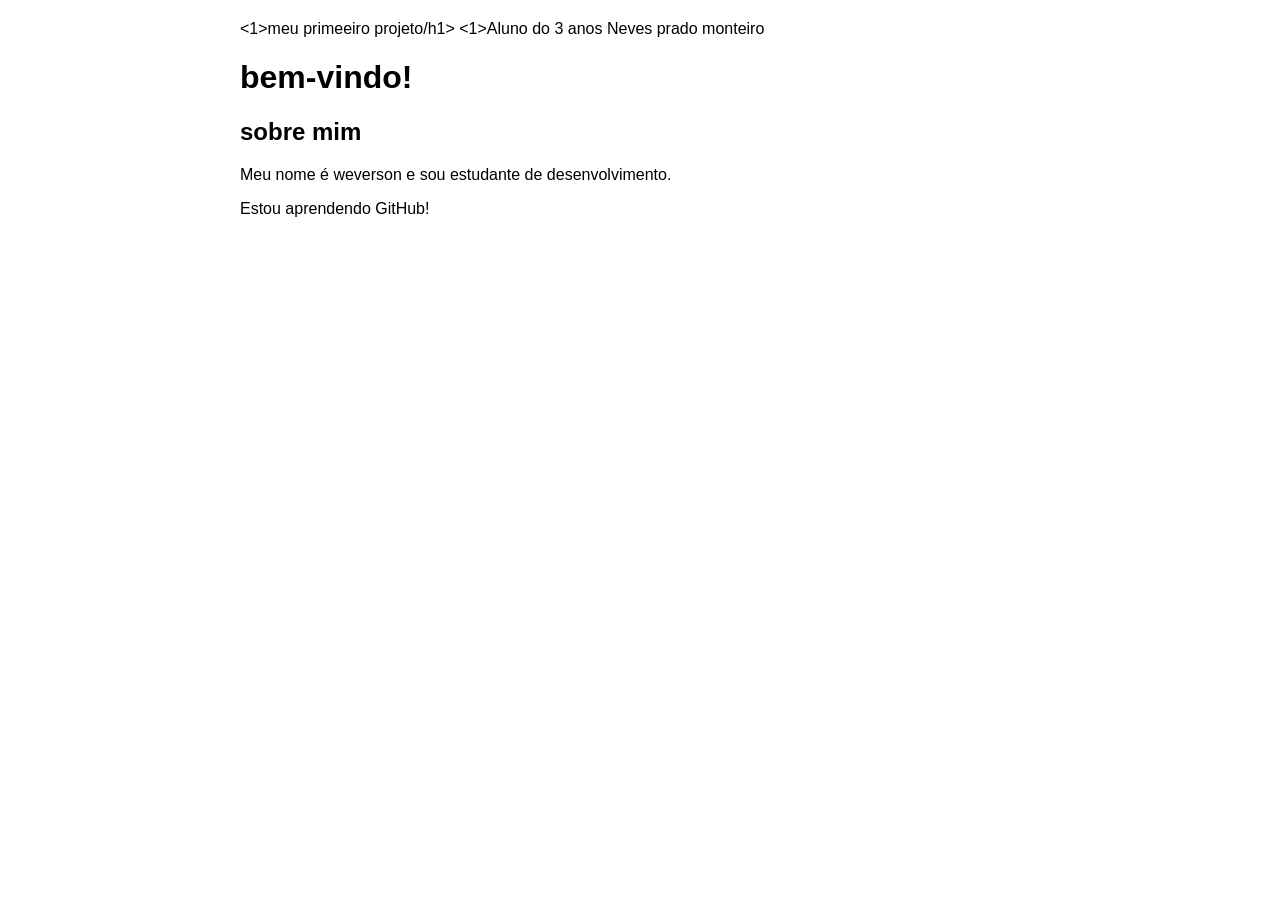
<file: index.html>
<1>meu primeeiro projeto/h1>
<1>Aluno do 3 anos Neves prado monteiro</h1>
<DOCTYPE html>
  <html lang = "pt-BR">
    <head>
      <link rel="stylesheet"href="style.css">
      
      <meta charset ="UTF-8">
      <little Minha Página</little>
      <head><body>
        <h1>bem-vindo!</h1>
      </body>
        <section id="sobre">
          <h2>sobre mim</h2>
          <p>Meu nome é weverson e sou estudante de desenvolvimento.</p>
          <p>Estou aprendendo GitHub!</p>
        </section>
      </html>
</file>
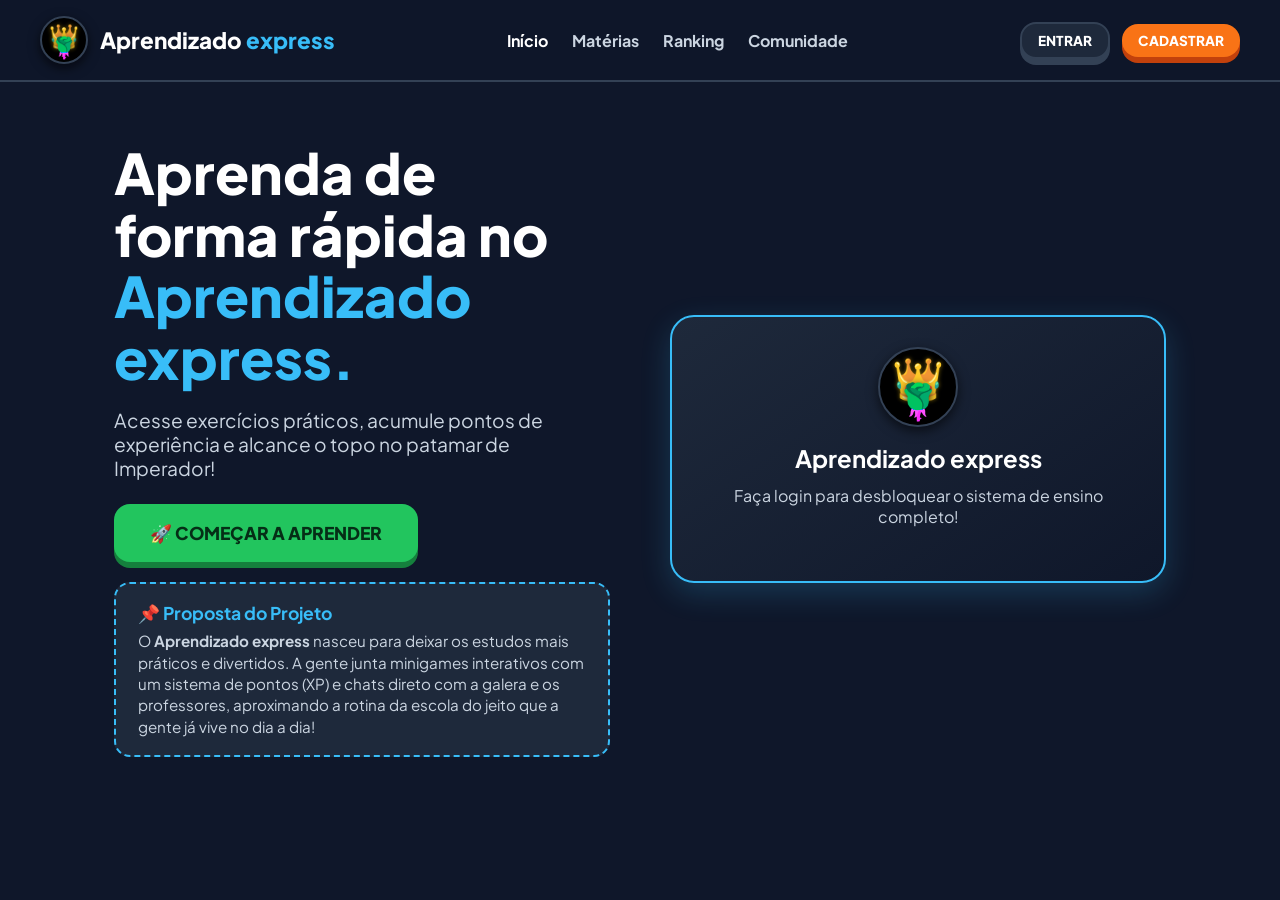
<file: aprendizadoexpress.index.html>
<!DOCTYPE html>
<html lang="pt-BR">
<head>
  <meta charset="UTF-8">
  <meta name="viewport" content="width=device-width, initial-scale=1.0">
  <title>Aprendizado express — Plataforma de Estudos</title>
  
  <link rel="preconnect" href="https://fonts.googleapis.com">
  <link rel="preconnect" href="https://fonts.gstatic.com" crossorigin>
  <link href="https://fonts.googleapis.com/css2?family=Plus+Jakarta+Sans:wght@400;500;600;700;800&family=Press+Start+2P&display=swap" rel="stylesheet">
  <link rel="stylesheet" href="https://cdnjs.cloudflare.com/ajax/libs/font-awesome/6.4.0/css/all.min.css">

  <style>
    /* VARIÁVEIS DE DESIGN */
    :root {
      --bg-midnight: #0F172A;
      --bg-slate: #1E293B;
      --bg-card-hover: #334155;
      --border-color: #334155;

      --green-lime: #22C55E;
      --green-lime-dark: #15803D;
      --purple-electric: #8B5CF6;
      --yellow-gold: #FACC15;
      --orange-brand: #F97316;
      --blue-brand: #38BDF8;
      --red-alert: #EF4444;

      --text-white: #FFFFFF;
      --text-muted: #CBD5E1;

      --font-main: 'Plus Jakarta Sans', sans-serif;
      --font-pixel: 'Press Start 2P', monospace;
      --radius-lg: 24px;
      --radius-md: 16px;
      --radius-pill: 999px;
    }

    * {
      margin: 0;
      padding: 0;
      box-sizing: border-box;
      font-family: var(--font-main);
    }

    body {
      background-color: var(--bg-midnight);
      color: var(--text-white);
      min-height: 100vh;
      overflow-x: hidden;
      display: flex;
      flex-direction: column;
    }

    .hidden { display: none !important; }

    /* NAVBAR */
    .navbar {
      background-color: rgba(15, 23, 42, 0.95);
      backdrop-filter: blur(12px);
      border-bottom: 2px solid var(--border-color);
      position: sticky;
      top: 0;
      z-index: 100;
      padding: 16px 32px;
    }
    .nav-container {
      max-width: 1200px;
      margin: 0 auto;
      display: flex;
      justify-content: space-between;
      align-items: center;
    }
    .logo-group {
      display: flex;
      align-items: center;
      gap: 12px;
      cursor: pointer;
    }

    .logo-icon-box {
      background: #000000;
      width: 48px;
      height: 48px;
      display: flex;
      align-items: center;
      justify-content: center;
      border-radius: 50%;
      border: 2px solid var(--border-color);
      box-shadow: 0 4px 12px rgba(0, 0, 0, 0.6);
      position: relative;
      overflow: hidden;
    }

    .custom-badge-icon {
      position: relative;
      width: 100%;
      height: 100%;
      display: flex;
      align-items: center;
      justify-content: center;
    }

    .crown-bg {
      position: absolute;
      font-size: 1.5rem;
      top: 2px;
      z-index: 1;
      filter: drop-shadow(0 0 2px rgba(250, 204, 21, 0.5));
    }

    .rose-fg {
      position: absolute;
      font-size: 1.3rem;
      bottom: 2px;
      z-index: 2;
      filter: hue-rotate(180deg) saturate(3) brightness(1.2) drop-shadow(0 2px 4px rgba(0,0,0,0.8));
    }

    .logo-text {
      font-size: 1.4rem;
      font-weight: 800;
    }
    .logo-text span { color: var(--blue-brand); }

    .nav-links {
      display: flex;
      gap: 24px;
      list-style: none;
    }
    .nav-links a {
      color: var(--text-muted);
      text-decoration: none;
      font-weight: 700;
      cursor: pointer;
    }
    .nav-links a:hover, .nav-links a.active { color: var(--text-white); }

    .nav-actions { display: flex; align-items: center; gap: 12px; }

    /* BOTÕES PUSH-BUTTON 3D */
    .btn-push {
      display: inline-flex;
      align-items: center;
      justify-content: center;
      gap: 10px;
      font-weight: 800;
      text-transform: uppercase;
      padding: 14px 28px;
      border-radius: var(--radius-md);
      border: none;
      cursor: pointer;
      transition: all 0.1s ease;
      text-decoration: none;
    }
    .btn-push-green {
      background-color: var(--green-lime);
      color: #052E16;
      box-shadow: 0 6px 0 var(--green-lime-dark);
    }
    .btn-push-green:active { transform: translateY(6px); box-shadow: 0 0 0 var(--green-lime-dark); }

    .btn-push-orange {
      background-color: var(--orange-brand);
      color: #FFFFFF;
      box-shadow: 0 6px 0 #C2410C;
    }
    .btn-push-orange:active { transform: translateY(6px); box-shadow: 0 0 0 #C2410C; }

    .btn-push-dark {
      background-color: var(--bg-slate);
      color: var(--text-white);
      border: 2px solid var(--border-color);
      box-shadow: 0 6px 0 var(--border-color);
    }
    .btn-push-dark:active { transform: translateY(6px); box-shadow: 0 0 0 var(--border-color); }

    /* HERO LANDING */
    .hero-section {
      max-width: 1100px;
      margin: 60px auto;
      padding: 0 24px;
      display: grid;
      grid-template-columns: 1fr 1fr;
      gap: 60px;
      align-items: center;
    }
    .hero-content h1 { font-size: 3.5rem; font-weight: 800; line-height: 1.1; margin-bottom: 20px; }
    .hero-content h1 span { color: var(--blue-brand); }
    .hero-content p { font-size: 1.2rem; color: var(--text-muted); margin-bottom: 24px; }

    .project-proposal-box {
      background-color: var(--bg-slate);
      border: 2px dashed var(--blue-brand);
      border-radius: var(--radius-md);
      padding: 18px 22px;
      margin-top: 20px;
    }
    .project-proposal-box h4 {
      color: var(--blue-brand);
      font-size: 1.1rem;
      margin-bottom: 6px;
      display: flex;
      align-items: center;
      gap: 8px;
    }
    .project-proposal-box p {
      font-size: 0.95rem;
      color: var(--text-muted);
      line-height: 1.4;
      margin-bottom: 0;
    }

    .game-card-preview {
      background: linear-gradient(145deg, var(--bg-slate), #0F172A);
      border: 2px solid var(--blue-brand);
      border-radius: var(--radius-lg);
      padding: 30px;
      text-align: center;
      box-shadow: 0 10px 30px rgba(56, 189, 248, 0.2);
    }

    /* LAYOUT DAS MATÉRIAS */
    .app-layout {
      max-width: 1100px;
      margin: 30px auto;
      padding: 0 24px;
      display: grid;
      grid-template-columns: 1fr 340px;
      gap: 32px;
      width: 100%;
    }

    .subjects-list { display: flex; flex-direction: column; gap: 16px; }
    .subject-card {
      background: var(--bg-slate);
      border: 2px solid var(--border-color);
      border-radius: var(--radius-lg);
      padding: 24px;
      display: flex;
      align-items: center;
      gap: 20px;
      cursor: pointer;
      transition: all 0.2s ease;
    }
    .subject-card:hover { border-color: var(--blue-brand); transform: translateX(4px); }
    .subject-icon {
      width: 60px; height: 60px;
      border-radius: var(--radius-md);
      display: flex; align-items: center; justify-content: center;
      font-size: 1.8rem;
    }
    .subject-info { flex: 1; }
    .subject-info h3 { font-size: 1.25rem; margin-bottom: 4px; }
    .subject-info p { color: var(--text-muted); font-size: 0.9rem; }

    .dashboard-sidebar { display: flex; flex-direction: column; gap: 20px; }
    .ui-card { background-color: var(--bg-slate); border: 2px solid var(--border-color); border-radius: var(--radius-lg); padding: 24px; }

    .stats-grid { display: grid; grid-template-columns: 1fr 1fr; gap: 12px; }
    .stat-box { background: var(--bg-midnight); border: 2px solid var(--border-color); border-radius: var(--radius-md); padding: 12px 16px; display: flex; align-items: center; gap: 12px; }

    /* BADGES DE CLASSIFICAÇÃO */
    .rank-badge {
      display: inline-block;
      padding: 4px 12px;
      border-radius: var(--radius-pill);
      font-size: 0.8rem;
      font-weight: 800;
      text-transform: uppercase;
      transition: all 0.3s ease;
    }
    .rank-novato { background: rgba(203, 213, 225, 0.2); color: #CBD5E1; border: 1px solid #CBD5E1; }
    .rank-aprendiz { background: rgba(34, 197, 94, 0.2); color: var(--green-lime); border: 1px solid var(--green-lime); }
    .rank-intermediario { background: rgba(56, 189, 248, 0.2); color: #38BDF8; border: 1px solid #38BDF8; }
    .rank-avancado { background: rgba(139, 92, 246, 0.2); color: var(--purple-electric); border: 1px solid var(--purple-electric); }
    .rank-imperador { background: rgba(250, 204, 21, 0.2); color: var(--yellow-gold); border: 1px solid var(--yellow-gold); }

    @keyframes rankGlow {
      0% { box-shadow: 0 0 5px currentColor; transform: scale(1); }
      50% { box-shadow: 0 0 18px currentColor; transform: scale(1.08); }
      100% { box-shadow: 0 0 5px currentColor; transform: scale(1); }
    }
    .rank-glow-active { animation: rankGlow 1.5s infinite ease-in-out; }

    @keyframes rankSlideUp {
      from { opacity: 0; transform: translateY(20px); }
      to { opacity: 1; transform: translateY(0); }
    }
    .rank-card-animated { animation: rankSlideUp 0.6s cubic-bezier(0.16, 1, 0.3, 1); }

    /* ESTILOS MINI-GAME DE TIRO AO ALVO (PORTUGUÊS) */
    .target-game-wrapper {
      display: flex;
      flex-direction: column;
      align-items: center;
      gap: 14px;
      background: #000;
      padding: 16px;
      border: 4px solid var(--border-color);
      border-radius: var(--radius-md);
      font-family: var(--font-pixel);
      position: relative;
    }
    .target-question-board {
      background: #1E293B;
      border: 2px solid var(--purple-electric);
      padding: 14px;
      text-align: center;
      font-size: 0.75rem;
      color: var(--yellow-gold);
      width: 100%;
      max-width: 580px;
      line-height: 1.5;
      text-transform: uppercase;
      border-radius: 4px;
    }
    .target-canvas-box {
      position: relative;
      border: 3px solid var(--purple-electric);
      background: #0F172A;
      overflow: hidden;
      width: 580px;
      height: 320px;
    }
    canvas#targetCanvas {
      display: block;
      image-rendering: pixelated;
    }
    .target-options-bar {
      display: grid;
      grid-template-columns: repeat(4, 1fr);
      gap: 8px;
      width: 100%;
      max-width: 580px;
    }
    .target-opt-box {
      background: #1E293B;
      border-radius: 6px;
      padding: 8px;
      text-align: center;
      font-size: 0.65rem;
      font-family: var(--font-pixel);
      color: #FFF;
      border-width: 3px;
      border-style: solid;
    }

    /* ESTILOS PARA MINI-GAME RETRO DE PÊNALTIS COM QUINAS INTERNAS (INGLÊS) */
    .penalty-game-wrapper {
      display: flex;
      flex-direction: column;
      align-items: center;
      gap: 14px;
      background: #000;
      padding: 16px;
      border: 4px solid var(--border-color);
      border-radius: var(--radius-md);
      font-family: var(--font-pixel);
      position: relative;
    }

    .penalty-question-board {
      background: #1E293B;
      border: 2px solid var(--blue-brand);
      padding: 14px;
      text-align: center;
      font-size: 0.8rem;
      color: var(--yellow-gold);
      width: 100%;
      max-width: 580px;
      line-height: 1.5;
      text-transform: uppercase;
      border-radius: 4px;
    }

    .penalty-canvas-box {
      position: relative;
      border: 3px solid #38BDF8;
      background: #0F172A;
      overflow: hidden;
      width: 580px;
      height: 320px;
    }

    canvas#penaltyCanvas {
      display: block;
      image-rendering: pixelated;
    }

    .corner-option-btn {
      position: absolute;
      background-color: rgba(15, 23, 42, 0.92);
      color: #FFFFFF;
      border: 2px solid var(--blue-brand);
      padding: 8px 14px;
      font-family: var(--font-pixel);
      font-size: 0.65rem;
      cursor: pointer;
      text-transform: uppercase;
      transition: all 0.15s ease;
      z-index: 10;
      border-radius: 4px;
      box-shadow: 0 4px 10px rgba(0, 0, 0, 0.7);
    }

    .corner-option-btn:hover:not(:disabled) {
      background-color: var(--blue-brand);
      color: #000000;
      transform: scale(1.05);
    }

    .corner-option-btn:disabled {
      opacity: 0.4;
      cursor: not-allowed;
    }

    .corner-tl { top: 76px; left: 146px; }  
    .corner-bl { top: 164px; left: 146px; } 
    .corner-tr { top: 76px; right: 146px; } 
    .corner-br { top: 164px; right: 146px; }

    .task-notice-warning {
      margin-top: 15px;
      padding: 10px 14px;
      background: rgba(239, 68, 68, 0.1);
      border: 1px dashed var(--red-alert);
      border-radius: var(--radius-md);
      color: var(--text-muted);
      font-size: 0.82rem;
      text-align: center;
    }

    /* RANKING & COMUNIDADE */
    .ranking-container { max-width: 800px; margin: 40px auto; padding: 0 24px; width: 100%; }
    .ranking-list { display: flex; flex-direction: column; gap: 16px; margin-top: 24px; }
    .ranking-card { background: var(--bg-slate); border: 2px solid var(--border-color); border-radius: var(--radius-md); padding: 20px 24px; display: flex; align-items: center; justify-content: space-between; transition: all 0.3s; }
    .ranking-card.current-user { border-color: var(--green-lime); background: linear-gradient(90deg, var(--bg-slate), rgba(34, 197, 94, 0.08)); }
    .ranking-user-info { display: flex; align-items: center; gap: 16px; }

    .community-wrapper { max-width: 1000px; margin: 40px auto; padding: 0 24px; width: 100%; }
    .community-container { display: flex; height: 550px; background-color: var(--bg-slate); border: 2px solid var(--border-color); border-radius: var(--radius-lg); overflow: hidden; }
    .chat-sidebar { width: 280px; background-color: rgba(15, 23, 42, 0.6); border-right: 2px solid var(--border-color); display: flex; flex-direction: column; }
    .chat-channel-btn { padding: 14px 16px; font-weight: 600; color: var(--text-muted); cursor: pointer; border-left: 4px solid transparent; transition: all 0.2s; display: flex; align-items: center; gap: 10px; font-size: 0.9rem; }
    .chat-channel-btn:hover { background-color: rgba(255, 255, 255, 0.05); color: var(--text-white); }
    .chat-channel-btn.active { background-color: var(--bg-midnight); color: var(--blue-brand); border-left-color: var(--blue-brand); font-weight: 800; }
    .chat-main { flex: 1; display: flex; flex-direction: column; }
    .messages-container { flex: 1; padding: 20px; overflow-y: auto; display: flex; flex-direction: column; gap: 12px; }
    .message-card { max-width: 75%; background-color: var(--bg-midnight); border: 1px solid var(--border-color); padding: 12px 16px; border-radius: var(--radius-md); position: relative; }
    .message-card.my-message { align-self: flex-end; background-color: #1E1B4B; border-color: var(--purple-electric); }
    .message-header { display: flex; justify-content: space-between; align-items: center; margin-bottom: 4px; gap: 12px; }
    .delete-msg-btn { color: var(--red-alert); font-size: 0.75rem; cursor: pointer; opacity: 0.7; transition: opacity 0.2s; background: none; border: none; font-weight: 700; }
    .delete-msg-btn:hover { opacity: 1; }

    .chat-input-area { padding: 16px; border-top: 2px solid var(--border-color); display: flex; gap: 10px; }
    .chat-input-area input { flex: 1; background-color: var(--bg-midnight); border: 2px solid var(--border-color); border-radius: var(--radius-md); padding: 12px 16px; color: var(--text-white); outline: none; }

    /* MODAIS */
    .modal-overlay { position: fixed; top: 0; left: 0; width: 100vw; height: 100vh; background: rgba(15, 23, 42, 0.95); backdrop-filter: blur(10px); z-index: 1000; display: flex; justify-content: center; align-items: center; }
    .modal-card { background: var(--bg-midnight); border: 2px solid var(--border-color); border-radius: var(--radius-lg); width: 100%; max-width: 680px; padding: 36px; max-height: 90vh; overflow-y: auto; }
    .auth-card { background-color: var(--bg-slate); border: 2px solid var(--border-color); border-radius: var(--radius-lg); padding: 36px; width: 100%; max-width: 460px; }
    .form-group { margin-bottom: 16px; display: flex; flex-direction: column; gap: 6px; }
    .form-group label { font-weight: 700; font-size: 0.85rem; text-transform: uppercase; color: var(--text-muted); }
    .input-wrapper { position: relative; display: flex; align-items: center; }
    .input-wrapper i { position: absolute; left: 16px; color: var(--text-muted); }
    .input-wrapper input, .input-wrapper select { width: 100%; background-color: var(--bg-midnight); border: 2px solid var(--border-color); border-radius: var(--radius-md); padding: 14px 16px 14px 48px; color: var(--text-white); outline: none; font-weight: 600; }
    .auth-toggle { text-align: center; margin-top: 20px; font-size: 0.9rem; color: var(--text-muted); }
    .auth-toggle a { color: var(--orange-brand); font-weight: 700; cursor: pointer; }

    .toast-container { position: fixed; bottom: 30px; right: 30px; z-index: 2000; }
    .toast { background: var(--green-lime); color: #052E16; padding: 16px 24px; border-radius: var(--radius-md); font-weight: 800; box-shadow: 0 10px 25px rgba(0,0,0,0.3); }

    .credentials-box {
      background: var(--bg-midnight);
      border: 2px solid var(--blue-brand);
      border-radius: var(--radius-md);
      padding: 16px;
      margin-top: 16px;
      font-size: 0.85rem;
    }
    .credentials-box strong { color: var(--blue-brand); }

    @media (max-width: 900px) {
      .hero-section { grid-template-columns: 1fr; text-align: center; }
      .app-layout { grid-template-columns: 1fr; }
      .community-container { flex-direction: column; height: 750px; }
      .chat-sidebar { width: 100%; height: 220px; }
    }
  </style>
</head>
<body>

  <header class="navbar">
    <div class="nav-container">
      <div class="logo-group" onclick="showScreen('screen-landing')">
        <div class="logo-icon-box">
          <div class="custom-badge-icon">
            <span class="crown-bg">👑</span>
            <span class="rose-fg">🌹</span>
          </div>
        </div>
        <div class="logo-text">Aprendizado <span>express</span></div>
      </div>

      <ul class="nav-links">
        <li><a class="nav-item active" onclick="requireAuth('screen-landing', this)">Início</a></li>
        <li><a class="nav-item" onclick="requireAuth('screen-subjects', this)">Matérias</a></li>
        <li><a class="nav-item" onclick="requireAuth('screen-ranking', this)">Ranking</a></li>
        <li><a class="nav-item" onclick="requireAuth('screen-community', this)">Comunidade</a></li>
      </ul>

      <div class="nav-actions">
        <div id="nav-logged-out-actions" class="nav-actions">
          <button class="btn-push btn-push-dark" style="padding: 8px 16px; font-size: 0.85rem;" onclick="openAuthModal('login')">Entrar</button>
          <button class="btn-push btn-push-orange" style="padding: 8px 16px; font-size: 0.85rem;" onclick="openAuthModal('register')">Cadastrar</button>
        </div>

        <div id="nav-logged-in-actions" class="nav-actions hidden">
          <span id="nav-user-badge" style="font-weight: 700; color: var(--blue-brand); font-size: 0.9rem;"></span>
          <button class="btn-push btn-push-dark" style="padding: 8px 14px; font-size: 0.8rem; color: var(--red-alert); border-color: var(--red-alert);" onclick="handleLogout()">
            <i class="fa-solid fa-right-from-bracket"></i> Sair
          </button>
        </div>
      </div>
    </div>
  </header>

  <section id="screen-landing">
    <div class="hero-section">
      <div class="hero-content">
        <h1>Aprenda de forma rápida no <span>Aprendizado express.</span></h1>
        <p>Acesse exercícios práticos, acumule pontos de experiência e alcance o topo no patamar de Imperador!</p>
        
        <div class="hero-cta-buttons">
          <button class="btn-push btn-push-green" style="font-size: 1.1rem; padding: 18px 36px;" onclick="requireAuth('screen-subjects')">
            🚀 COMEÇAR A APRENDER
          </button>
        </div>

        <div class="project-proposal-box">
          <h4>📌 Proposta do Projeto</h4>
          <p>O <strong>Aprendizado express</strong> nasceu para deixar os estudos mais práticos e divertidos. A gente junta minigames interativos com um sistema de pontos (XP) e chats direto com a galera e os professores, aproximando a rotina da escola do jeito que a gente já vive no dia a dia!</p>
        </div>
      </div>

      <div class="hero-illustration">
        <div class="game-card-preview">
          <div class="logo-icon-box" style="width: 80px; height: 80px; margin: 0 auto 16px;">
            <div class="custom-badge-icon">
              <span class="crown-bg" style="font-size: 2.6rem; top: 2px;">👑</span>
              <span class="rose-fg" style="font-size: 2.2rem; bottom: 2px;">🌹</span>
            </div>
          </div>
          <h2>Aprendizado express</h2>
          <p style="color: var(--text-muted); margin: 12px 0 24px;">Faça login para desbloquear o sistema de ensino completo!</p>
        </div>
      </div>
    </div>
  </section>

  <section id="screen-subjects" class="hidden">
    <div class="app-layout">
      
      <main class="subjects-grid-main">
        <h2 style="font-size: 2rem; margin-bottom: 10px;">Matérias Escolares</h2>
        <p style="color: var(--text-muted); margin-bottom: 30px;">Escolha uma disciplina para realizar as atividades e evoluir sua classificação.</p>

        <div class="subjects-list">
          <div class="subject-card" onclick="openSubjectModal('Matemática')">
            <div class="subject-icon" style="background: rgba(34, 197, 94, 0.15); color: var(--green-lime);">
              <i class="fa-solid fa-gamepad"></i>
            </div>
            <div class="subject-info">
              <h3>Matemática (Minigame 2D)</h3>
              <p id="math-card-desc">Matematica contra zombies.</p>
            </div>
            <i class="fa-solid fa-chevron-right" style="color: var(--text-muted);"></i>
          </div>

          <div class="subject-card" onclick="openSubjectModal('Português')">
            <div class="subject-icon" style="background: rgba(139, 92, 246, 0.15); color: var(--purple-electric);">
              <i class="fa-solid fa-crosshairs"></i>
            </div>
            <div class="subject-info">
              <h3>Português (Tiro ao Alvo)</h3>
              <p id="port-card-desc">Acerte o alvo nas cores das alternativas com a barra de espaço (+500 XP)</p>
            </div>
            <i class="fa-solid fa-chevron-right" style="color: var(--text-muted);"></i>
          </div>

          <div class="subject-card" onclick="openSubjectModal('Inglês')">
            <div class="subject-icon" style="background: rgba(250, 204, 21, 0.15); color: var(--yellow-gold);">
              <i class="fa-solid fa-futbol"></i>
            </div>
            <div class="subject-info">
              <h3>Inglês (Mini-Game Pênaltis Retro)</h3>
              <p id="english-card-desc">Bata pênaltis nas quinas do gol (+500 XP)</p>
            </div>
            <i class="fa-solid fa-chevron-right" style="color: var(--text-muted);"></i>
          </div>
        </div>
      </main>

      <aside class="dashboard-sidebar">
        <div class="ui-card">
          <h3 id="dash-username" style="font-size: 1.3rem; margin-bottom: 4px;">Aluno</h3>
          <p id="dash-room" style="color: var(--text-muted); font-size: 0.85rem; margin-bottom: 16px;">Turma Geral</p>
          
          <div style="margin-bottom: 16px;">
            <p style="font-size: 0.8rem; color: var(--text-muted); margin-bottom: 4px;">Classificação Atual:</p>
            <div id="dash-rank-badge" class="rank-badge rank-novato">Novato</div>
          </div>

          <div class="stats-grid">
            <div class="stat-box">
              <i class="fa-solid fa-star" style="color: var(--yellow-gold);"></i>
              <div>
                <strong id="dash-xp">0 XP</strong>
                <p style="font-size: 0.75rem; color: var(--text-muted);">Pontuação</p>
              </div>
            </div>
            <div class="stat-box">
              <i class="fa-solid fa-fire" style="color: var(--orange-brand);"></i>
              <div>
                <strong id="dash-streak">1 Dia</strong>
                <p style="font-size: 0.75rem; color: var(--text-muted);">Sequência</p>
              </div>
            </div>
          </div>
        </div>
      </aside>

    </div>
  </section>

  <section id="screen-ranking" class="hidden">
    <div class="ranking-container">
      <h2 style="font-size: 2.2rem; margin-bottom: 6px;">🏆 Classificação dos Jogadores</h2>
      <p style="color: var(--text-muted);">Aumente seus pontos para subir de patamar!</p>

      <div style="display: flex; gap: 8px; flex-wrap: wrap; margin-top: 16px; margin-bottom: 24px;">
        <span class="rank-badge rank-novato">0–1000 (XP): NOVATO</span>
        <span class="rank-badge rank-aprendiz">1000–2000 (XP): APRENDIZ</span>
        <span class="rank-badge rank-intermediario">2000–4000 (XP): INTERMEDIÁRIO</span>
        <span class="rank-badge rank-avancado">4000–8000 (XP): AVANÇADO</span>
        <span class="rank-badge rank-imperador">8000+ (XP): IMPERADOR</span>
      </div>

      <div class="ranking-list" id="ranking-list-container"></div>
    </div>
  </section>

  <section id="screen-community" class="hidden">
    <div class="community-wrapper">
      <div class="community-container">
        <div class="chat-sidebar">
          <div style="padding:16px; font-weight:800; border-bottom:2px solid var(--border-color); font-size:1rem;">Comunidade</div>
          <div style="padding:12px 16px 6px; font-weight:700; color:var(--text-muted); font-size:0.75rem; text-transform:uppercase;">Canais de Discussão</div>
          
          <div class="chat-channel-btn active" onclick="switchChannel('geral', this)">
            <span>📢</span> Aviso E.E Neves
          </div>
          <div class="chat-channel-btn" onclick="switchChannel('professores', this)">
            <span>👨‍🏫</span> Professores & Alunos
          </div>
          <div class="chat-channel-btn" onclick="switchChannel('duvidas', this)">
            <span>💬</span> Chat dos Alunos
          </div>
        </div>

        <div class="chat-main">
          <div style="padding:16px; border-bottom:2px solid var(--border-color); font-weight:700; display:flex; align-items:center; gap:8px;" id="current-channel-title">
            <span>📢</span> Aviso E.E Neves
          </div>
          <div class="messages-container" id="messages-container"></div>
          <form class="chat-input-area" onsubmit="sendMessage(event)">
            <input type="text" id="message-input" placeholder="Digite sua mensagem no canal..." required>
            <button type="submit" class="btn-push btn-push-orange" style="padding: 12px 20px;">Enviar</button>
          </form>
        </div>
      </div>
    </div>
  </section>

  <!-- MODAL DE AUTENTICAÇÃO -->
  <div class="modal-overlay hidden" id="modal-auth">
    <div class="auth-card">
      <div style="display: flex; justify-content: space-between; align-items: center; margin-bottom: 20px;">
        <div class="logo-group">
          <div class="logo-icon-box" style="width: 38px; height: 38px;">
            <div class="custom-badge-icon">
              <span class="crown-bg" style="font-size: 1.1rem; top: 1px;">👑</span>
              <span class="rose-fg" style="font-size: 1rem; bottom: 1px;">🌹</span>
            </div>
          </div>
          <div class="logo-text" style="font-size:1.2rem;">Aprendizado <span>express</span></div>
        </div>
        <button class="btn-push btn-push-dark" style="padding: 4px 10px;" onclick="closeModal('modal-auth')">✕</button>
      </div>

      <form id="login-form" onsubmit="handleLogin(event)">
        <h3 style="margin-bottom: 16px;">Entrar na Conta</h3>
        <div class="form-group">
          <label>E-mail</label>
          <div class="input-wrapper">
            <i class="fa-solid fa-envelope"></i>
            <input type="email" id="login-email" placeholder="seu@email.com" required>
          </div>
        </div>
        <div class="form-group">
          <label>Senha</label>
          <div class="input-wrapper">
            <i class="fa-solid fa-lock"></i>
            <input type="password" id="login-password" placeholder="••••••••" required>
          </div>
        </div>
        <button type="submit" class="btn-push btn-push-green" style="width: 100%;">Acessar Conta</button>
      </form>

      <form id="register-form" class="hidden" onsubmit="handleRegister(event)">
        <h3 style="margin-bottom: 16px;">Criar Conta</h3>
        
        <div class="form-group">
          <label>Tipo de Perfil</label>
          <div class="input-wrapper">
            <i class="fa-solid fa-user-tag"></i>
            <select id="reg-role" onchange="toggleRoleFields()" required>
              <option value="Aluno">Aluno</option>
              <option value="Professor">Professor</option>
            </select>
          </div>
        </div>

        <div class="form-group">
          <label>Nome Completo</label>
          <div class="input-wrapper">
            <i class="fa-solid fa-user"></i>
            <input type="text" id="reg-name" placeholder="Ex: Lucas Silva" required>
          </div>
        </div>

        <div class="form-group">
          <label>Nome da Escola</label>
          <div class="input-wrapper">
            <i class="fa-solid fa-school"></i>
            <select id="reg-school" required>
              <option value="E.E Neves">E.E Neves</option>
              <option value="Prado">Prado</option>
              <option value="Monteiro">Monteiro</option>
            </select>
          </div>
        </div>

        <div class="form-group" id="group-reg-room">
          <label>Turma / Sala</label>
          <div class="input-wrapper">
            <i class="fa-solid fa-graduation-cap"></i>
            <select id="reg-room">
              <option value="3º A">3º A</option>
              <option value="3º B">3º B</option>
              <option value="2º A">2º A</option>
              <option value="2º B">2º B</option>
              <option value="1º A">1º A</option>
            </select>
          </div>
        </div>

        <div class="form-group">
          <label>E-mail</label>
          <div class="input-wrapper">
            <i class="fa-solid fa-envelope"></i>
            <input type="email" id="reg-email" placeholder="seu@email.com" required>
          </div>
        </div>

        <div class="form-group">
          <label>Senha</label>
          <div class="input-wrapper">
            <i class="fa-solid fa-lock"></i>
            <input type="password" id="reg-password" placeholder="••••••••" required>
          </div>
        </div>

        <button type="submit" class="btn-push btn-push-orange" style="width: 100%;">Finalizar Cadastro</button>
      </form>

      <div class="credentials-box">
        <strong>🔑 Contas de Administrador (0 XP Inicial):</strong><br>
        1. <code>weverso@admin.com</code> | Senha: <code>123</code><br>
        2. <code>carlos@admin.com</code> | Senha: <code>123</code><br>
        3. <code>gabriel@admin.com</code> | Senha: <code>123</code>
      </div>

      <div class="auth-toggle">
        <span id="toggle-text">Não tem uma conta?</span>
        <a id="toggle-btn" onclick="toggleAuthMode()">Cadastre-se</a>
      </div>
    </div>
  </div>

  <!-- MODAL DE ATIVIDADES E MINI-GAMES -->
  <div class="modal-overlay hidden" id="modal-subject">
    <div class="modal-card">
      <div style="display: flex; justify-content: space-between; align-items: center; margin-bottom: 20px;">
        <h3 id="modal-subject-title">Atividades</h3>
        <button class="btn-push btn-push-dark" style="padding: 6px 12px;" onclick="closeModal('modal-subject')">✕</button>
      </div>
      <div id="tasks-container"></div>
      
      <div class="task-notice-warning">
        ⚠️ <strong>Aviso:</strong> Caso você repita essa tarefa, os pontos (XP) não serão válidos.
      </div>
    </div>
  </div>

  <div class="toast-container" id="toast-container"></div>

  <script>
    const defaultAccounts = [
      { name: "Weversotestadmin1", email: "weverso@admin.com", password: "123", role: "Admin", school: "E.E Neves", room: "Administração", xp: 0 },
      { name: "Carlostestadmin2", email: "carlos@admin.com", password: "123", role: "Admin", school: "E.E Neves", room: "Administração", xp: 0 },
      { name: "Gabrieltestadmin3", email: "gabriel@admin.com", password: "123", role: "Admin", school: "E.E Neves", room: "Administração", xp: 0 }
    ];

    defaultAccounts.forEach(acc => {
      if (!localStorage.getItem('user_' + acc.email)) {
        localStorage.setItem('user_' + acc.email, JSON.stringify(acc));
        localStorage.setItem('progress_' + acc.email, JSON.stringify({ xp: 0, streak: 1, completedTasks: [] }));
      }
    });

    let currentUser = JSON.parse(localStorage.getItem('session_user')) || null;
    let userProgress = { xp: 0, streak: 1, completedTasks: [] };
    let activeChannel = 'geral';
    let previousUserRank = null;

    // QUESTÕES DE MATEMÁTICA
    const mathQuestions = [
      { question: "Quanto é 7 x 8?", options: ["54", "56", "64", "49"], answer: 1 },
      { question: "Qual é a raiz quadrada de 81?", options: ["7", "8", "9", "10"], answer: 2 },
      { question: "Se 2x + 4 = 12, qual o valor de x?", options: ["3", "4", "5", "6"], answer: 1 },
      { question: "Quanto é 15% de 200?", options: ["20", "25", "30", "35"], answer: 2 }
    ];

    // QUESTÕES DE PORTUGUÊS (TIRO AO ALVO) - Com 4 perguntas adicionadas
    const portugueseQuestions = [
      { question: "Qual palavra está escrita corretamente?", options: ["Exceção", "Esceção", "Exessão", "Essessão"], answer: 0 },
      { question: "Identifique a classe gramatical de 'rapidamente':", options: ["Substantivo", "Adjetivo", "Advérbio", "Verbo"], answer: 2 },
      { question: "Qual frase contém um pronome oblíquo átono?", options: ["O cão correu.", "Entreguei-lhe o livro.", "Nós fomos ao parque.", "Ele comprou uma casa."], answer: 1 },
      { question: "Qual o plural de 'cidadão'?", options: ["Cidadões", "Cidadãos", "Cidadães", "Cidadãoes"], answer: 1 }
    ];

    // QUESTÕES DE INGLÊS (MINI-GAME PÊNALTIS RETRO)
    const englishPenaltyQuestions = [
      { question: "What is the past tense of 'go'?", options: ["Went", "Goed", "Gone", "Going"], answer: 0 },
      { question: "Translate to English: 'Livro'", options: ["Pen", "Book", "Table", "Apple"], answer: 1 },
      { question: "Complete: 'She ___ a student.'", options: ["am", "are", "is", "be"], answer: 2 },
      { question: "What is the plural of 'child'?", options: ["Childs", "Children", "Childes", "Childrens"], answer: 1 }
    ];

    let currentMathQuestionIndex = 0;
    let mathCorrectCount = 0;
    let mathWrongCount = 0;
    let streakCount = 0;
    let isAttackReady = false;
    let isAnimating = false;

    // GAME ZUMBIS
    let canvas, ctx;
    let gameLoopId = null;
    let shakeTimer = 0;
    let particles = [];
    let slashEffects = [];
    let zombie = { x: 275, y: 60, baseOriginX: 275, baseOriginY: 60, maxHp: 100, hp: 100, color: '#4CAF50', opacity: 1, isDying: false };
    let playerBox = { x: 225, y: 150, width: 100, height: 100 };
    let player = { x: 275, y: 200, originX: 275, originY: 200, size: 14, maxHp: 100, hp: 100, color: '#00FF66' };

    // --- VARIÁVEIS MINI-GAME TIRO AO ALVO (PORTUGUÊS) ---
    let targetCanvas, targetCtx;
    let targetLoopId = null;
    let currentTargetQIndex = 0;
    let targetCorrectCount = 0;
    let targetAimX = 290;
    let targetAimSpeed = 2.5;
    let targetAimDir = 1;
    let isTargetPaused = false;
    let targetShotResult = "";
    const altColors = ['#EF4444', '#38BDF8', '#FACC15', '#FFFFFF'];

    // --- VARIÁVEIS MINI-GAME PÊNALTIS INGLÊS ---
    let penaltyCanvas, penaltyCtx;
    let penaltyLoopId = null;
    let currentPenaltyIndex = 0;
    let penaltyScore = 0;

    let goalieX = 290;
    let goalieY = 145;
    let goalieSpeed = 1.8;
    let goalieDirection = 1;

    let isShooting = false;
    let shotAnimProgress = 0;
    let targetCorner = null;
    let shotResultText = "";

    let isExploding = false;
    let explosionTimer = 0;
    let isGoalieAngry = false;
    let goalieAngryTimer = 0;
    let goalieLaughTimer = 0;
    let goalieDiveState = null;

    let ballPos = { x: 290, y: 280 };
    let ballSmokeParticles = [];

    let channelMessages = JSON.parse(localStorage.getItem('chat_channels_messages')) || {
      geral: [{ id: 1, sender: "Prof. Roberto", text: "Bem-vindos aos avisos oficiais da E.E Neves!" }],
      professores: [{ id: 2, sender: "Prof. Roberto", text: "Olá alunos! Podem enviar suas dúvidas sobre trabalhos ou provas aqui." }],
      duvidas: [{ id: 3, sender: "Gabriel", text: "Alguém conseguiu resolver a questão de porcentagem?" }]
    };

    window.onload = function() {
      loadUserData();
      updateUserSessionUI();
      updateDashboard();
    };

    function toggleRoleFields() {
      const role = document.getElementById('reg-role').value;
      const roomGroup = document.getElementById('group-reg-room');
      if (role === 'Professor') {
        roomGroup.classList.add('hidden');
      } else {
        roomGroup.classList.remove('hidden');
      }
    }

    function requireAuth(screenId, navElement) {
      if (!currentUser) {
        showToast("⚠️ Acesso bloqueado! Faça cadastro ou entre para navegar no site.");
        openAuthModal('login');
      } else {
        showScreen(screenId, navElement);
      }
    }

    function showScreen(screenId, navElement) {
      document.querySelectorAll('section').forEach(sec => sec.classList.add('hidden'));
      const target = document.getElementById(screenId);
      if (target) target.classList.remove('hidden');

      if (navElement) {
        document.querySelectorAll('.nav-item').forEach(el => el.classList.remove('active'));
        navElement.classList.add('active');
      }

      if (screenId === 'screen-ranking') renderRanking();
      if (screenId === 'screen-community') renderMessages();
    }

    function getRank(xp) {
      if (xp >= 8000) return { title: "Imperador", class: "rank-imperador", level: 5 };
      if (xp >= 4000) return { title: "Avançado", class: "rank-avancado", level: 4 };
      if (xp >= 2000) return { title: "Intermediário", class: "rank-intermediario", level: 3 };
      if (xp >= 1000) return { title: "Aprendiz", class: "rank-aprendiz", level: 2 };
      return { title: "Novato", class: "rank-novato", level: 1 };
    }

    function loadUserData() {
      if (currentUser && currentUser.email) {
        const saved = localStorage.getItem('progress_' + currentUser.email);
        if (saved) userProgress = JSON.parse(saved);
      }
    }

    function saveUserData() {
      if (currentUser && currentUser.email) {
        localStorage.setItem('progress_' + currentUser.email, JSON.stringify(userProgress));
      }
    }

    function openAuthModal(mode) {
      document.getElementById('login-form').classList.toggle('hidden', mode !== 'login');
      document.getElementById('register-form').classList.toggle('hidden', mode === 'login');
      document.getElementById('modal-auth').classList.remove('hidden');
    }

    function toggleAuthMode() {
      const isLogin = document.getElementById('login-form').classList.contains('hidden');
      openAuthModal(isLogin ? 'login' : 'register');
    }

    function handleLogin(e) {
      e.preventDefault();
      const email = document.getElementById('login-email').value.trim().toLowerCase();
      const password = document.getElementById('login-password').value;

      const stored = localStorage.getItem('user_' + email);
      if (!stored) return showToast("❌ Usuário não encontrado!");

      const user = JSON.parse(stored);
      if (user.password !== password) return showToast("❌ Senha incorreta!");

      currentUser = user;
      localStorage.setItem('session_user', JSON.stringify(user));
      loadUserData();
      closeModal('modal-auth');
      updateUserSessionUI();
      updateDashboard();
      showToast(`Bem-vindo, ${user.name}!`);
      showScreen('screen-subjects');
    }

    function handleRegister(e) {
      e.preventDefault();
      const role = document.getElementById('reg-role').value;
      const name = document.getElementById('reg-name').value.trim();
      const school = document.getElementById('reg-school').value;
      const room = role === 'Aluno' ? document.getElementById('reg-room').value : "Docente";
      const email = document.getElementById('reg-email').value.trim().toLowerCase();
      const password = document.getElementById('reg-password').value;

      if (localStorage.getItem('user_' + email)) return showToast("❌ Email já cadastrado!");

      const newUser = { name, email, password, role, school, room };
      localStorage.setItem('user_' + email, JSON.stringify(newUser));
      localStorage.setItem('progress_' + email, JSON.stringify({ xp: 0, streak: 1, completedTasks: [] }));

      currentUser = newUser;
      localStorage.setItem('session_user', JSON.stringify(newUser));
      loadUserData();
      closeModal('modal-auth');
      updateUserSessionUI();
      updateDashboard();
      showToast("Cadastro realizado com sucesso!");
      showScreen('screen-subjects');
    }

    function handleLogout() {
      saveUserData();
      currentUser = null;
      localStorage.removeItem('session_user');
      updateUserSessionUI();
      showToast("Você saiu da conta.");
      showScreen('screen-landing');
    }

    function updateUserSessionUI() {
      const loggedOutBox = document.getElementById('nav-logged-out-actions');
      const loggedInBox = document.getElementById('nav-logged-in-actions');

      if (currentUser) {
        loggedOutBox.classList.add('hidden');
        loggedInBox.classList.remove('hidden');
        document.getElementById('nav-user-badge').innerText = `👤 ${currentUser.name} (${currentUser.role || 'Aluno'})`;
        document.getElementById('dash-username').innerText = currentUser.name;
        document.getElementById('dash-room').innerText = `${currentUser.school || 'E.E Neves'} • ${currentUser.room || 'Geral'}`;
      } else {
        loggedOutBox.classList.remove('hidden');
        loggedInBox.classList.add('hidden');
        document.getElementById('dash-username').innerText = "Visitante";
      }
    }

    function updateDashboard() {
      const xp = userProgress.xp || 0;
      const rank = getRank(xp);

      document.getElementById('dash-xp').innerText = `${xp} XP`;
      document.getElementById('dash-streak').innerText = `${userProgress.streak || 1} Dia`;

      const badge = document.getElementById('dash-rank-badge');
      badge.innerText = rank.title;
      badge.className = `rank-badge ${rank.class}`;

      const engDesc = document.getElementById('english-card-desc');
      if (engDesc) {
        engDesc.innerText = userProgress.completedTasks.includes("english_penalty_clear") ? "Cópia / Modo Treino (Sem XP)" : "Bata pênaltis nas quinas do gol (+500 XP)";
      }
      const portDesc = document.getElementById('port-card-desc');
      if (portDesc) {
        portDesc.innerText = userProgress.completedTasks.includes("port_target_clear") ? "Cópia / Modo Treino (Sem XP)" : "Acerte o alvo nas cores das alternativas com a barra de espaço (+500 XP)";
      }
    }

    function closeModal(id) {
      if (id === 'modal-subject') {
        if (gameLoopId) { cancelAnimationFrame(gameLoopId); gameLoopId = null; }
        if (penaltyLoopId) { cancelAnimationFrame(penaltyLoopId); penaltyLoopId = null; }
        if (targetLoopId) { cancelAnimationFrame(targetLoopId); targetLoopId = null; }
        window.removeEventListener('keydown', handleTargetKey);
      }
      document.getElementById(id).classList.add('hidden');
    }

    // ABRIR MODAL
    function openSubjectModal(subject) {
      if (!currentUser) return requireAuth('screen-subjects');
      document.getElementById('modal-subject-title').innerText = subject;
      const container = document.getElementById('tasks-container');
      container.innerHTML = '';

      if (subject === 'Matemática') {
        const isRepeated = userProgress.completedTasks.includes("math_game_clear");
        container.innerHTML = `
          ${isRepeated ? '<div style="color: var(--yellow-gold); font-size: 0.85rem; text-align: center; margin-bottom: 8px;">🔄 Modo Treino (Cópia da Tarefa — Não concede XP)</div>' : ''}
          <div class="game-wrapper">
            <div class="canvas-container-outer">
              <canvas id="gameCanvas" width="550" height="320"></canvas>
            </div>
            <div class="quiz-panel-game">
              <div id="attack-btn-container" class="attack-btn-wrapper hidden">
                <button class="btn-attack-game" onclick="triggerPlayerAttackAction()">⚔️ ATACAR ZUMBI</button>
              </div>
              <div id="game-question-text" class="game-question-box">Carregando batalha...</div>
              <div id="game-options-container" class="game-options-grid"></div>
            </div>
          </div>
        `;
        document.getElementById('modal-subject').classList.remove('hidden');
        initMathGame();
      } else if (subject === 'Português') {
        const isRepeated = userProgress.completedTasks.includes("port_target_clear");
        container.innerHTML = `
          ${isRepeated ? '<div style="color: var(--yellow-gold); font-size: 0.75rem; text-align: center; margin-bottom: 8px; font-family: var(--font-pixel);">🔄 Modo Treino (Cópia da Tarefa — Não concede XP)</div>' : ''}
          <div class="target-game-wrapper">
            <div id="target-question-board" class="target-question-board">Carregando questão...</div>
            <div class="target-canvas-box" id="target-canvas-box">
              <canvas id="targetCanvas" width="580" height="320"></canvas>
            </div>
            <div id="target-options-bar" class="target-options-bar"></div>
            <div style="font-size: 0.65rem; color: var(--text-muted); font-family: var(--font-pixel); text-align: center;">Pressione a tecla [ESPAÇO] para disparar a mira!</div>
          </div>
        `;
        document.getElementById('modal-subject').classList.remove('hidden');
        initTargetGame();
      } else if (subject === 'Inglês') {
        const isRepeated = userProgress.completedTasks.includes("english_penalty_clear");
        container.innerHTML = `
          ${isRepeated ? '<div style="color: var(--yellow-gold); font-size: 0.75rem; text-align: center; margin-bottom: 8px; font-family: var(--font-pixel);">🔄 Modo Treino (Cópia da Tarefa — Não concede XP)</div>' : ''}
          <div class="penalty-game-wrapper">
            <div id="penalty-question-board" class="penalty-question-board">Loading question...</div>
            <div class="penalty-canvas-box" id="penalty-canvas-box">
              <canvas id="penaltyCanvas" width="580" height="320"></canvas>
              <button id="btn-corner-0" class="corner-option-btn corner-tl" onclick="executePenaltyShot(0)"></button>
              <button id="btn-corner-1" class="corner-option-btn corner-bl" onclick="executePenaltyShot(1)"></button>
              <button id="btn-corner-2" class="corner-option-btn corner-tr" onclick="executePenaltyShot(2)"></button>
              <button id="btn-corner-3" class="corner-option-btn corner-br" onclick="executePenaltyShot(3)"></button>
            </div>
          </div>
        `;
        document.getElementById('modal-subject').classList.remove('hidden');
        initPenaltyGame();
      }
    }

    // =========================================================================
    // --- MINI-GAME TIRO AO ALVO (PORTUGUÊS) ---
    // =========================================================================
    function initTargetGame() {
      targetCanvas = document.getElementById('targetCanvas');
      targetCtx = targetCanvas.getContext('2d');

      currentTargetQIndex = 0;
      targetCorrectCount = 0;
      targetAimX = 290;
      targetAimSpeed = 2.5;
      targetAimDir = 1;
      isTargetPaused = false;
      targetShotResult = "";

      const existingOverlay = document.getElementById('target-finish-overlay');
      if (existingOverlay) existingOverlay.remove();

      window.removeEventListener('keydown', handleTargetKey);
      window.addEventListener('keydown', handleTargetKey);

      if (targetLoopId) cancelAnimationFrame(targetLoopId);
      runTargetLoop();
      loadTargetQuestion();
    }

    function handleTargetKey(e) {
      if (e.code === 'Space') {
        e.preventDefault();
        if (!isTargetPaused) {
          fireTargetAim();
        }
      }
    }

    function runTargetLoop() {
      updateTargetPhysics();
      drawTargetScene();
      targetLoopId = requestAnimationFrame(runTargetLoop);
    }

    function updateTargetPhysics() {
      if (!isTargetPaused) {
        targetAimX += targetAimSpeed * targetAimDir;
        if (targetAimX < 140 || targetAimX > 440) {
          targetAimDir *= -1;
        }
      }
    }

    function drawTargetScene() {
      if (!targetCtx) return;
      const w = targetCanvas.width;
      const h = targetCanvas.height;

      // Fundo escuro retro
      targetCtx.fillStyle = '#0F172A';
      targetCtx.fillRect(0, 0, w, h);

      const centerX = w / 2;
      const centerY = h / 2 - 10;
      
      // Desenho do Alvo Estilizado (Similar à Referência sem cruz no centro)
      // Anel Externo (Vermelho)
      targetCtx.fillStyle = '#EF4444';
      targetCtx.beginPath(); targetCtx.arc(centerX, centerY, 95, 0, Math.PI * 2); targetCtx.fill();

      // Anel Intermediário (Azul)
      targetCtx.fillStyle = '#38BDF8';
      targetCtx.beginPath(); targetCtx.arc(centerX, centerY, 70, 0, Math.PI * 2); targetCtx.fill();

      // Faixa Amarela (Correspondente à alternativa amarela)
      targetCtx.fillStyle = '#FACC15';
      targetCtx.beginPath(); targetCtx.arc(centerX, centerY, 42, 0, Math.PI * 2); targetCtx.fill();

      // Centro (Branco)
      targetCtx.fillStyle = '#FFFFFF';
      targetCtx.beginPath(); targetCtx.arc(centerX, centerY, 16, 0, Math.PI * 2); targetCtx.fill();

      // Recortes estilo mira (fendas vazadas no formato de mira)
      targetCtx.fillStyle = '#0F172A';
      // Fenda Superior
      targetCtx.fillRect(centerX - 8, centerY - 95, 16, 35);
      // Fenda Inferior
      targetCtx.fillRect(centerX - 8, centerY + 60, 16, 35);
      // Fenda Esquerda
      targetCtx.fillRect(centerX - 95, centerY - 8, 35, 16);
      // Fenda Direita
      targetCtx.fillRect(centerX + 60, centerY - 8, 35, 16);

      // Círculo central interno detalhe da mira
      targetCtx.fillStyle = '#0F172A';
      targetCtx.beginPath(); targetCtx.arc(centerX, centerY, 6, 0, Math.PI * 2); targetCtx.fill();

      // Mira móvel horizontal (barra vertical que vai e volta)
      targetCtx.strokeStyle = '#FACC15';
      targetCtx.lineWidth = 4;
      targetCtx.beginPath();
      targetCtx.moveTo(targetAimX, centerY - 110);
      targetCtx.lineTo(targetAimX, centerY + 110);
      targetCtx.stroke();

      // Triângulo indicador superior da mira
      targetCtx.fillStyle = '#FACC15';
      targetCtx.beginPath();
      targetCtx.moveTo(targetAimX, centerY - 110);
      targetCtx.lineTo(targetAimX - 6, centerY - 122);
      targetCtx.lineTo(targetAimX + 6, centerY - 122);
      targetCtx.fill();

      // Feedback textual na tela
      if (targetShotResult) {
        targetCtx.font = '10px "Press Start 2P"';
        targetCtx.fillStyle = targetShotResult.includes("ACERTO") ? '#22C55E' : '#EF4444';
        targetCtx.textAlign = 'center';
        targetCtx.fillText(targetShotResult, w / 2, 35);
        targetCtx.textAlign = 'left';
      }

      // Placar
      targetCtx.font = '7px "Press Start 2P"';
      targetCtx.fillStyle = '#FFFFFF';
      targetCtx.fillText(`ACERTOS: ${targetCorrectCount}/${portugueseQuestions.length}`, 15, 20);
    }

    function loadTargetQuestion() {
      if (currentTargetQIndex >= portugueseQuestions.length) {
        finishTargetGame();
        return;
      }

      const q = portugueseQuestions[currentTargetQIndex];
      document.getElementById('target-question-board').innerText = `Q${currentTargetQIndex + 1}: ${q.question}`;

      const bar = document.getElementById('target-options-bar');
      bar.innerHTML = '';

      q.options.forEach((opt, idx) => {
        const box = document.createElement('div');
        box.className = 'target-opt-box';
        box.style.borderColor = altColors[idx];
        box.innerHTML = `<span style="color: ${altColors[idx]};">${String.fromCharCode(65 + idx)})</span> ${opt}`;
        bar.appendChild(box);
      });

      isTargetPaused = false;
      targetShotResult = "";
    }

    function fireTargetAim() {
      isTargetPaused = true;

      let selectedOptionIdx = 0;
      if (targetAimX >= 140 && targetAimX < 215) selectedOptionIdx = 0;
      else if (targetAimX >= 215 && targetAimX < 290) selectedOptionIdx = 1;
      else if (targetAimX >= 290 && targetAimX < 365) selectedOptionIdx = 2;
      else selectedOptionIdx = 3;

      const q = portugueseQuestions[currentTargetQIndex];
      const isCorrect = (selectedOptionIdx === q.answer);

      if (isCorrect) {
        targetCorrectCount++;
        targetShotResult = "🎯 ACERTOU EM CHEIO!";
        showToast("🎯 Acertou em cheio! Resposta correta!");
        targetAimSpeed += 0.4;
      } else {
        targetShotResult = "❌ TIRO FORA DO ALVO!";
        showToast("❌ Errou o alvo!");
      }

      setTimeout(() => {
        currentTargetQIndex++;
        loadTargetQuestion();
      }, 1500);
    }

    function finishTargetGame() {
      window.removeEventListener('keydown', handleTargetKey);
      document.getElementById('target-question-board').innerText = "FIM DO TREINO DE TIRO AO ALVO!";
      document.getElementById('target-options-bar').innerHTML = "";

      const isFirstAttempt = !userProgress.completedTasks.includes("port_target_clear");
      let earnedXP = 0;

      if (isFirstAttempt) {
        // XP Proporcional aos acertos (Ex: 4/4 ou 3/4 = 500 XP; 2/4 ou 2/2 = proporcional)
        if (targetCorrectCount >= 3) earnedXP = 500;
        else if (targetCorrectCount === 2) earnedXP = 250;
        else if (targetCorrectCount === 1) earnedXP = 125;
        else earnedXP = 0;

        userProgress.completedTasks.push("port_target_clear");
        userProgress.xp += earnedXP;
        saveUserData();
        updateDashboard();
      }

      const canvasBox = document.getElementById('target-canvas-box');
      const existingOverlay = document.getElementById('target-finish-overlay');
      if (existingOverlay) existingOverlay.remove();

      const finishOverlay = document.createElement('div');
      finishOverlay.id = 'target-finish-overlay';
      finishOverlay.style.position = "absolute";
      finishOverlay.style.top = "0";
      finishOverlay.style.left = "0";
      finishOverlay.style.width = "100%";
      finishOverlay.style.height = "100%";
      finishOverlay.style.background = "rgba(15, 23, 42, 0.95)";
      finishOverlay.style.display = "flex";
      finishOverlay.style.flexDirection = "column";
      finishOverlay.style.justifyContent = "center";
      finishOverlay.style.alignItems = "center";
      finishOverlay.style.gap = "14px";
      finishOverlay.style.zIndex = "50";

      finishOverlay.innerHTML = `
        <h2 style="color: var(--yellow-gold); font-family: var(--font-pixel); font-size: 0.85rem;">TREINO CONCLUÍDO!</h2>
        <p style="color: var(--green-lime); font-family: var(--font-pixel); font-size: 0.75rem;">Acertos: ${targetCorrectCount} / ${portugueseQuestions.length}</p>
        ${isFirstAttempt && earnedXP > 0 ? `<p style="color: var(--blue-brand); font-family: var(--font-pixel); font-size: 0.7rem;">🎉 Você ganhou +${earnedXP} XP!</p>` : `<p style="color: var(--text-muted); font-family: var(--font-pixel); font-size: 0.65rem;">🔄 Modo Treino (0 XP).</p>`}
        <button class="btn-push btn-push-green" style="font-family: var(--font-pixel); font-size: 0.7rem;" onclick="initTargetGame()">🔄 Jogar Novamente</button>
      `;
      canvasBox.appendChild(finishOverlay);
    }

    // =========================================================================
    // --- MINI-GAME RETRO DE PÊNALTIS (INGLÊS) ---
    // =========================================================================
    function initPenaltyGame() {
      penaltyCanvas = document.getElementById('penaltyCanvas');
      penaltyCtx = penaltyCanvas.getContext('2d');

      currentPenaltyIndex = 0;
      penaltyScore = 0;
      goalieSpeed = 1.8;
      
      const existingOverlay = document.getElementById('penalty-finish-overlay');
      if (existingOverlay) existingOverlay.remove();

      for (let i = 0; i < 4; i++) {
        const btn = document.getElementById(`btn-corner-${i}`);
        if (btn) btn.classList.remove('hidden');
      }

      resetBallAndGoaliePosition();

      if (penaltyLoopId) cancelAnimationFrame(penaltyLoopId);
      runPenaltyLoop();
      loadPenaltyQuestion();
    }

    function resetBallAndGoaliePosition() {
      goalieX = 290;
      goalieY = 145;
      goalieDirection = 1;
      isShooting = false;
      shotAnimProgress = 0;
      targetCorner = null;
      shotResultText = "";
      isExploding = false;
      explosionTimer = 0;
      isGoalieAngry = false;
      goalieAngryTimer = 0;
      goalieLaughTimer = 0;
      goalieDiveState = null;
      ballSmokeParticles = [];

      ballPos = { x: 290, y: 280 };
    }

    function runPenaltyLoop() {
      updatePenaltyPhysics();
      drawPenaltyScene();
      penaltyLoopId = requestAnimationFrame(runPenaltyLoop);
    }

    function updatePenaltyPhysics() {
      if (!isShooting && goalieLaughTimer <= 0 && goalieAngryTimer <= 0 && !goalieDiveState) {
        goalieX += goalieSpeed * goalieDirection;
        if (goalieX < 165 || goalieX > 415) {
          goalieDirection *= -1;
        }
      }

      if (isShooting) {
        shotAnimProgress += 0.04;
        let startX = 290;
        let startY = 280;
        let endX = startX;
        let endY = startY;

        if (targetCorner === 0) { endX = 185; endY = 95; }  // TL
        if (targetCorner === 1) { endX = 185; endY = 175; } // BL
        if (targetCorner === 2) { endX = 395; endY = 95; }  // TR
        if (targetCorner === 3) { endX = 395; endY = 175; } // BR

        ballPos.x = startX + (endX - startX) * Math.min(1, shotAnimProgress);
        ballPos.y = startY + (endY - startY) * Math.min(1, shotAnimProgress);

        if (isExploding) {
          ballSmokeParticles.push({
            x: ballPos.x + (Math.random() - 0.5) * 6,
            y: ballPos.y + (Math.random() - 0.5) * 6,
            vx: (Math.random() - 0.5) * 2,
            vy: (Math.random() - 0.5) * 2,
            size: Math.random() * 5 + 3,
            color: Math.random() > 0.5 ? '#F97316' : '#EF4444',
            life: 1
          });
        }

        if (shotAnimProgress >= 1.0) {
          isShooting = false;
          evaluatePenaltyOutcome();
        }
      }

      for (let i = ballSmokeParticles.length - 1; i >= 0; i--) {
        const p = ballSmokeParticles[i];
        p.x += p.vx; p.y += p.vy; p.life -= 0.05;
        if (p.life <= 0) ballSmokeParticles.splice(i, 1);
      }

      if (explosionTimer > 0) explosionTimer--;
      if (goalieLaughTimer > 0) goalieLaughTimer--;
      if (goalieAngryTimer > 0) goalieAngryTimer--;
    }

    function drawPenaltyScene() {
      if (!penaltyCtx) return;
      const w = penaltyCanvas.width;
      const h = penaltyCanvas.height;

      penaltyCtx.fillStyle = '#15803D';
      penaltyCtx.fillRect(0, 0, w, h);
      penaltyCtx.fillStyle = '#16a34a';
      for (let y = 140; y < h; y += 30) {
        penaltyCtx.fillRect(0, y, w, 15);
      }

      penaltyCtx.strokeStyle = '#FFFFFF';
      penaltyCtx.lineWidth = 6;
      penaltyCtx.strokeRect(140, 70, 300, 140);

      penaltyCtx.strokeStyle = 'rgba(255, 255, 255, 0.25)';
      penaltyCtx.lineWidth = 1;
      for (let rx = 150; rx < 440; rx += 20) {
        penaltyCtx.beginPath(); penaltyCtx.moveTo(rx, 70); penaltyCtx.lineTo(rx, 210); penaltyCtx.stroke();
      }
      for (let ry = 80; ry < 210; ry += 20) {
        penaltyCtx.beginPath(); penaltyCtx.moveTo(140, ry); penaltyCtx.lineTo(440, ry); penaltyCtx.stroke();
      }

      penaltyCtx.fillStyle = '#FFFFFF';
      penaltyCtx.fillRect(284, 275, 12, 6);

      penaltyCtx.save();
      let gColor = '#FACC15';
      let gX = goalieX;
      let gY = goalieY;
      let gW = 32;
      let gH = 55;

      if (isGoalieAngry || goalieAngryTimer > 0) {
        gColor = '#EF4444';
        for (let i = 0; i < 2; i++) {
          penaltyCtx.fillStyle = 'rgba(255, 255, 255, 0.7)';
          penaltyCtx.fillRect(gX + (Math.random() - 0.5) * 16, gY - 10 - Math.random() * 12, 6, 6);
        }
      }

      if (goalieDiveState) {
        if (goalieDiveState === 'up_left') { gX -= 40; gY -= 30; }
        if (goalieDiveState === 'down_left') { gX -= 40; gY += 20; gH = 35; }
        if (goalieDiveState === 'up_right') { gX += 40; gY -= 30; }
        if (goalieDiveState === 'down_right') { gX += 40; gY += 20; gH = 35; }
      }

      if (goalieLaughTimer > 0) {
        gY += (Math.floor(goalieLaughTimer / 6) % 2 === 0) ? -6 : 0;
        penaltyCtx.font = '9px "Press Start 2P"';
        penaltyCtx.fillStyle = '#FACC15';
        penaltyCtx.fillText("HA! HA!", gX - 24, gY - 12);
      }

      penaltyCtx.fillStyle = gColor;
      penaltyCtx.fillRect(gX - gW/2, gY, gW, gH);

      penaltyCtx.fillStyle = '#000000';
      if (isGoalieAngry || goalieAngryTimer > 0) {
        penaltyCtx.fillRect(gX - 10, gY + 8, 6, 3);
        penaltyCtx.fillRect(gX + 4, gY + 8, 6, 3);
      } else {
        penaltyCtx.fillRect(gX - 8, gY + 8, 4, 4);
        penaltyCtx.fillRect(gX + 4, gY + 8, 4, 4);
      }

      penaltyCtx.fillStyle = '#EF4444';
      penaltyCtx.fillRect(gX - gW/2 - 6, gY + 18, 8, 12);
      penaltyCtx.fillRect(gX + gW/2 - 2, gY + 18, 8, 12);
      penaltyCtx.restore();

      const strikerX = 278;
      const strikerY = 280;
      penaltyCtx.fillStyle = '#38BDF8';
      penaltyCtx.fillRect(strikerX, strikerY, 24, 35);
      penaltyCtx.fillStyle = '#0F172A';
      penaltyCtx.fillRect(strikerX + 4, strikerY + 22, 16, 13);

      ballSmokeParticles.forEach(p => {
        penaltyCtx.save();
        penaltyCtx.globalAlpha = p.life;
        penaltyCtx.fillStyle = p.color;
        penaltyCtx.fillRect(p.x, p.y, p.size, p.size);
        penaltyCtx.restore();
      });

      if (!isExploding || explosionTimer > 0) {
        penaltyCtx.fillStyle = isExploding ? '#F97316' : '#FFFFFF';
        penaltyCtx.beginPath();
        penaltyCtx.arc(ballPos.x, ballPos.y, 7, 0, Math.PI * 2);
        penaltyCtx.fill();
        penaltyCtx.strokeStyle = '#000';
        penaltyCtx.lineWidth = 1;
        penaltyCtx.stroke();
      }

      if (isExploding && explosionTimer > 0) {
        penaltyCtx.fillStyle = '#EF4444';
        penaltyCtx.beginPath();
        penaltyCtx.arc(ballPos.x, ballPos.y, 25, 0, Math.PI * 2);
        penaltyCtx.fill();
        penaltyCtx.fillStyle = '#FACC15';
        penaltyCtx.beginPath();
        penaltyCtx.arc(ballPos.x, ballPos.y, 14, 0, Math.PI * 2);
        penaltyCtx.fill();
        penaltyCtx.font = '10px "Press Start 2P"';
        penaltyCtx.fillStyle = '#FFFFFF';
        penaltyCtx.fillText("BOOM!", ballPos.x - 22, ballPos.y - 30);
      }

      if (shotResultText) {
        penaltyCtx.font = '9px "Press Start 2P"';
        penaltyCtx.fillStyle = shotResultText.includes("GOL!") ? '#22C55E' : '#EF4444';
        penaltyCtx.textAlign = 'center';
        penaltyCtx.fillText(shotResultText, w / 2, 45);
        penaltyCtx.textAlign = 'left';
      }

      penaltyCtx.font = '7px "Press Start 2P"';
      penaltyCtx.fillStyle = '#FFFFFF';
      penaltyCtx.fillText(`GOLS: ${penaltyScore}/${englishPenaltyQuestions.length}`, 15, 20);
      penaltyCtx.fillText(`VEL. GOLEIRO: ${goalieSpeed.toFixed(1)}x`, 390, 20);
    }

    function loadPenaltyQuestion() {
      if (currentPenaltyIndex >= englishPenaltyQuestions.length) {
        finishPenaltyGame();
        return;
      }

      const q = englishPenaltyQuestions[currentPenaltyIndex];
      document.getElementById('penalty-question-board').innerText = `Q${currentPenaltyIndex + 1}: ${q.question}`;

      for (let i = 0; i < 4; i++) {
        const btn = document.getElementById(`btn-corner-${i}`);
        btn.innerText = q.options[i];
        btn.disabled = isShooting || goalieLaughTimer > 0 || goalieAngryTimer > 0;
      }
    }

    function executePenaltyShot(cornerIdx) {
      if (isShooting || goalieLaughTimer > 0 || goalieAngryTimer > 0) return;
      
      const q = englishPenaltyQuestions[currentPenaltyIndex];
      const isCorrectOption = (cornerIdx === q.answer);

      isShooting = true;
      shotAnimProgress = 0;
      targetCorner = cornerIdx;
      shotResultText = "";
      ballPos = { x: 290, y: 280 };

      let isSameSideOfGoalie = (goalieX < 290 && (cornerIdx === 0 || cornerIdx === 1)) || (goalieX >= 290 && (cornerIdx === 2 || cornerIdx === 3));

      if (!isCorrectOption && !isSameSideOfGoalie) {
        isExploding = true;
      } else {
        isExploding = false;
      }

      for (let i = 0; i < 4; i++) {
        document.getElementById(`btn-corner-${i}`).disabled = true;
      }
    }

    function evaluatePenaltyOutcome() {
      const q = englishPenaltyQuestions[currentPenaltyIndex];
      const isCorrectOption = (targetCorner === q.answer);
      let isSameSideOfGoalie = (goalieX < 290 && (targetCorner === 0 || targetCorner === 1)) || (goalieX >= 290 && (targetCorner === 2 || targetCorner === 3));

      if (isCorrectOption) {
        penaltyScore++;
        shotResultText = "⚽ GOL!";
        showToast("⚽ Golaço! Resposta correta!");

        isGoalieAngry = true;
        goalieAngryTimer = 70;
        goalieSpeed += 0.4;
      } else {
        if (isSameSideOfGoalie) {
          shotResultText = "❌ DEFESA DO GOLEIRO!";
          showToast("❌ Defesa do goleiro!");

          if (targetCorner === 0) goalieDiveState = 'up_left';
          if (targetCorner === 1) goalieDiveState = 'down_left';
          if (targetCorner === 2) goalieDiveState = 'up_right';
          if (targetCorner === 3) goalieDiveState = 'down_right';
        } else {
          shotResultText = "💥 O GOL FOI ANULADO!";
          explosionTimer = 35;
          goalieLaughTimer = 70;
          showToast("💥 O gol foi anulado! Resposta incorreta.");
        }
      }

      setTimeout(() => {
        resetBallAndGoaliePosition();
        currentPenaltyIndex++;
        loadPenaltyQuestion();
      }, 1600);
    }

    function finishPenaltyGame() {
      for (let i = 0; i < 4; i++) {
        const btn = document.getElementById(`btn-corner-${i}`);
        if (btn) btn.classList.add('hidden');
      }
      document.getElementById('penalty-question-board').innerText = "PENALTY SHOOTOUT FINISHED!";

      const isFirstAttempt = !userProgress.completedTasks.includes("english_penalty_clear");
      let earnedXP = 0;

      if (penaltyScore >= 3 && isFirstAttempt) {
        earnedXP = 500;
        userProgress.completedTasks.push("english_penalty_clear");
        userProgress.xp += earnedXP;
        saveUserData();
        updateDashboard();
      }

      const canvasBox = document.getElementById('penalty-canvas-box');
      const existingOverlay = document.getElementById('penalty-finish-overlay');
      if (existingOverlay) existingOverlay.remove();

      const finishOverlay = document.createElement('div');
      finishOverlay.id = 'penalty-finish-overlay';
      finishOverlay.style.position = "absolute";
      finishOverlay.style.top = "0";
      finishOverlay.style.left = "0";
      finishOverlay.style.width = "100%";
      finishOverlay.style.height = "100%";
      finishOverlay.style.background = "rgba(15, 23, 42, 0.95)";
      finishOverlay.style.display = "flex";
      finishOverlay.style.flexDirection = "column";
      finishOverlay.style.justifyContent = "center";
      finishOverlay.style.alignItems = "center";
      finishOverlay.style.gap = "14px";
      finishOverlay.style.zIndex = "50";

      finishOverlay.innerHTML = `
        <h2 style="color: var(--yellow-gold); font-family: var(--font-pixel); font-size: 0.9rem;">FIM DA DISPUTA DE PÊNALTIS!</h2>
        <p style="color: var(--green-lime); font-family: var(--font-pixel); font-size: 0.75rem;">Gols Marcados: ${penaltyScore} / ${englishPenaltyQuestions.length}</p>
        ${isFirstAttempt && penaltyScore >= 3 ? `<p style="color: var(--blue-brand); font-family: var(--font-pixel); font-size: 0.7rem;">🎉 Você ganhou +${earnedXP} XP!</p>` : `<p style="color: var(--text-muted); font-family: var(--font-pixel); font-size: 0.65rem;">🔄 Modo Treino (0 XP).</p>`}
        <button class="btn-push btn-push-green" style="font-family: var(--font-pixel); font-size: 0.7rem;" onclick="initPenaltyGame()">🔄 Jogar Novamente</button>
      `;
      canvasBox.appendChild(finishOverlay);
    }

    // --- GAME ZUMBIS MATEMÁTICA ---
    function initMathGame() {
      canvas = document.getElementById('gameCanvas');
      ctx = canvas.getContext('2d');

      currentMathQuestionIndex = 0;
      mathCorrectCount = 0;
      mathWrongCount = 0;
      streakCount = 0;
      isAttackReady = false;
      isAnimating = false;

      particles = [];
      slashEffects = [];
      shakeTimer = 0;

      zombie = { x: 275, y: 60, baseOriginX: 275, baseOriginY: 60, maxHp: 100, hp: 100, color: '#4CAF50', opacity: 1, isDying: false };
      playerBox = { x: 225, y: 150, width: 100, height: 100 };
      player = { x: 275, y: 200, originX: 275, originY: 200, size: 14, maxHp: 100, hp: 100, color: '#00FF66' };

      if (gameLoopId) cancelAnimationFrame(gameLoopId);
      renderGameLoop();
      loadMathQuestion();
    }

    function renderGameLoop() {
      drawGame();
      gameLoopId = requestAnimationFrame(renderGameLoop);
    }

    function drawGame() {
      if (!ctx) return;

      ctx.save();
      if (shakeTimer > 0) {
        shakeTimer--;
        ctx.translate((Math.random() - 0.5) * 12, (Math.random() - 0.5) * 12);
      }

      ctx.fillStyle = '#000000';
      ctx.fillRect(0, 0, canvas.width, canvas.height);

      if (zombie.opacity > 0) {
        ctx.save();
        ctx.globalAlpha = zombie.opacity;
        ctx.translate(zombie.x, zombie.y);
        if (zombie.isDying) {
          ctx.shadowColor = '#FACC15';
          ctx.shadowBlur = 20;
        }
        ctx.fillStyle = zombie.color;
        ctx.fillRect(-18, -20, 36, 44); 
        ctx.fillStyle = '#FF0000';
        ctx.fillRect(-10, -12, 6, 6); 
        ctx.fillRect(4, -12, 6, 6);
        ctx.fillStyle = '#388E3C';
        ctx.fillRect(-26, 0, 8, 6); 
        ctx.fillRect(18, 0, 8, 6);
        ctx.restore();
      }

      for (let i = particles.length - 1; i >= 0; i--) {
        const p = particles[i];
        p.x += p.vx; p.y += p.vy; p.life -= 0.03;
        if (p.life <= 0) { particles.splice(i, 1); continue; }
        ctx.save();
        ctx.globalAlpha = p.life;
        ctx.fillStyle = p.color;
        ctx.fillRect(p.x, p.y, p.size, p.size);
        ctx.restore();
      }

      for (let i = slashEffects.length - 1; i >= 0; i--) {
        const s = slashEffects[i];
        s.life -= 0.08;
        if (s.life <= 0) { slashEffects.splice(i, 1); continue; }
        ctx.save();
        ctx.globalAlpha = s.life;
        ctx.strokeStyle = s.color;
        ctx.lineWidth = s.width;
        ctx.beginPath();
        ctx.moveTo(s.x1, s.y1); ctx.lineTo(s.x2, s.y2);
        ctx.stroke();
        ctx.restore();
      }

      ctx.strokeStyle = '#FFFFFF';
      ctx.lineWidth = 3;
      ctx.strokeRect(playerBox.x, playerBox.y, playerBox.width, playerBox.height);

      ctx.save();
      ctx.fillStyle = player.color;
      ctx.beginPath();
      ctx.moveTo(player.x, player.y - player.size);
      ctx.lineTo(player.x - player.size, player.y + player.size);
      ctx.lineTo(player.x + player.size, player.y + player.size);
      ctx.closePath();
      ctx.fill();
      ctx.restore();

      ctx.font = '12px "Courier New", monospace';
      ctx.fillStyle = '#FFF';
      ctx.fillText(`ZUMBI HP: ${zombie.hp}/${zombie.maxHp}`, 20, 22);
      ctx.fillStyle = '#FF0000';
      ctx.fillRect(20, 28, 100, 8);
      ctx.fillStyle = '#00FF00';
      ctx.fillRect(20, 28, Math.max(0, (zombie.hp / zombie.maxHp) * 100), 8);

      ctx.fillStyle = '#FFF';
      ctx.fillText(`PLAYER HP: ${player.hp}/${player.maxHp}`, 20, 290);
      ctx.fillStyle = '#FF0000';
      ctx.fillRect(20, 296, 100, 8);
      ctx.fillStyle = '#FFFF00';
      ctx.fillRect(20, 296, Math.max(0, (player.hp / player.maxHp) * 100), 8);

      if (streakCount > 1) {
        ctx.font = 'bold 13px "Courier New", monospace';
        ctx.fillStyle = '#FACC15';
        ctx.fillText(`🔥 COMBO x${streakCount}!`, 380, 22);
      }

      ctx.restore();
    }

    function loadMathQuestion() {
      document.getElementById('attack-btn-container').classList.add('hidden');

      if (currentMathQuestionIndex >= mathQuestions.length || player.hp <= 0 || zombie.hp <= 0) {
        finishMathGame();
        return;
      }

      const q = mathQuestions[currentMathQuestionIndex];
      document.getElementById('game-question-text').innerText = q.question;

      const optsGrid = document.getElementById('game-options-container');
      optsGrid.innerHTML = '';

      q.options.forEach((opt, idx) => {
        const btn = document.createElement('button');
        btn.className = 'game-opt-btn';
        btn.innerText = opt;
        btn.disabled = isAnimating;
        btn.onclick = () => handleGameAnswer(idx);
        optsGrid.appendChild(btn);
      });
    }

    function handleGameAnswer(selectedIdx) {
      if (isAnimating || isAttackReady) return;

      const q = mathQuestions[currentMathQuestionIndex];

      if (selectedIdx === q.answer) {
        mathCorrectCount++;
        streakCount++;
        isAttackReady = true;

        toggleOptionsDisabled(true);
        document.getElementById('attack-btn-container').classList.remove('hidden');
        document.getElementById('game-question-text').innerText = `✨ Resposta Correta! Clique em ATACAR ZUMBI!`;
      } else {
        mathWrongCount++;
        streakCount = 0;
        toggleOptionsDisabled(true);
        triggerZombieAttackOnPlayer();
      }
    }

    function toggleOptionsDisabled(disabled) {
      document.querySelectorAll('.game-opt-btn').forEach(b => b.disabled = disabled);
    }

    function triggerZombieAttackOnPlayer() {
      isAnimating = true;
      const startY = zombie.y;
      const targetY = player.y - 20;

      animateTween(zombie, { y: targetY }, 250, () => {
        player.hp = Math.max(0, player.hp - 25);
        shakeTimer = 15;
        player.color = '#FF0000';

        createParticles(player.x, player.y, '#FF0000', 12);

        setTimeout(() => {
          player.color = '#00FF66';
          animateTween(zombie, { y: startY }, 250, () => {
            isAnimating = false;
            currentMathQuestionIndex++;
            loadMathQuestion();
          });
        }, 200);
      });
    }

    function triggerPlayerAttackAction() {
      if (!isAttackReady || isAnimating) return;
      isAttackReady = false;
      isAnimating = true;
      document.getElementById('attack-btn-container').classList.add('hidden');

      const startY = player.y;
      const targetY = zombie.y + 25;

      animateTween(player, { y: targetY }, 220, () => {
        zombie.hp = Math.max(0, zombie.hp - 25);
        zombie.color = '#FFFFFF';

        createAttackVisualEffects(streakCount);

        setTimeout(() => {
          zombie.color = '#4CAF50';
          animateTween(player, { y: startY }, 220, () => {
            isAnimating = false;
            currentMathQuestionIndex++;

            if (zombie.hp <= 0) {
              triggerZombieDeathAnimation();
            } else {
              loadMathQuestion();
            }
          });
        }, 250);
      });
    }

    function createAttackVisualEffects(combo) {
      const zX = zombie.x;
      const zY = zombie.y;

      if (combo <= 1) {
        slashEffects.push({ x1: zX - 25, y1: zY - 25, x2: zX + 25, y2: zY + 25, color: '#FFFFFF', width: 4, life: 1 });
        createParticles(zX, zY, '#FFFFFF', 10);
      } else if (combo === 2) {
        slashEffects.push({ x1: zX - 30, y1: zY - 20, x2: zX + 30, y2: zY + 20, color: '#FACC15', width: 5, life: 1 });
        slashEffects.push({ x1: zX + 30, y1: zY - 20, x2: zX - 30, y2: zY + 20, color: '#38BDF8', width: 5, life: 1 });
        createParticles(zX, zY, '#FACC15', 20);
        createParticles(zX, zY, '#38BDF8', 15);
      } else {
        slashEffects.push({ x1: zX - 35, y1: zY - 35, x2: zX + 35, y2: zY + 35, color: '#EF4444', width: 8, life: 1 });
        slashEffects.push({ x1: zX + 35, y1: zY - 35, x2: zX - 35, y2: zY + 35, color: '#F97316', width: 8, life: 1 });
        createParticles(zX, zY, '#EF4444', 25);
        createParticles(zX, zY, '#F97316', 25);
        createParticles(zX, zY, '#FACC15', 25);
        shakeTimer = 8;
      }
    }

    function triggerZombieDeathAnimation() {
      zombie.isDying = true;
      let fadeCount = 0;

      const deathInterval = setInterval(() => {
        fadeCount++;
        zombie.opacity = Math.max(0, zombie.opacity - 0.08);

        for (let i = 0; i < 4; i++) {
          particles.push({
            x: zombie.x + (Math.random() - 0.5) * 36,
            y: zombie.y + (Math.random() - 0.5) * 44,
            vx: (Math.random() - 0.5) * 2,
            vy: -Math.random() * 3 - 1,
            size: Math.random() * 4 + 2,
            color: Math.random() > 0.5 ? '#FACC15' : '#FFFFFF',
            life: 1
          });
        }

        if (zombie.opacity <= 0 || fadeCount > 25) {
          clearInterval(deathInterval);
          finishMathGame();
        }
      }, 60);
    }

    function createParticles(x, y, color, count) {
      for (let i = 0; i < count; i++) {
        particles.push({
          x: x, y: y,
          vx: (Math.random() - 0.5) * 6,
          vy: (Math.random() - 0.5) * 6,
          size: Math.random() * 4 + 2,
          color: color,
          life: 1
        });
      }
    }

    function animateTween(obj, props, duration, onComplete) {
      const starts = {};
      for (let k in props) starts[k] = obj[k];
      const startTime = performance.now();

      function step(now) {
        const elapsed = now - startTime;
        const p = Math.min(elapsed / duration, 1);
        for (let k in props) {
          obj[k] = starts[k] + (props[k] - starts[k]) * p;
        }
        if (p < 1) {
          requestAnimationFrame(step);
        } else {
          if (onComplete) onComplete();
        }
      }
      requestAnimationFrame(step);
    }

    function finishMathGame() {
      const optsGrid = document.getElementById('game-options-container');
      optsGrid.innerHTML = "";
      document.getElementById('attack-btn-container').classList.add('hidden');

      const isFirstAttempt = !userProgress.completedTasks.includes("math_game_clear");
      let earnedXP = 0;

      if (isFirstAttempt) {
        if (mathCorrectCount === 4) earnedXP = 500;
        else if (mathCorrectCount === 3) earnedXP = 375;
        else if (mathCorrectCount === 2) earnedXP = 250;
        else if (mathCorrectCount === 1) earnedXP = 125;
        else earnedXP = 0;

        userProgress.completedTasks.push("math_game_clear");
        userProgress.xp += earnedXP;
        saveUserData();
        updateDashboard();
      }

      let summaryText = `FIM DA BATALHA!\n\n✅ Acertos: ${mathCorrectCount} | ❌ Erros: ${mathWrongCount}\n\n`;
      
      if (isFirstAttempt) {
        if (earnedXP > 0) {
          summaryText += `🏆 VITÓRIA! Você ganhou +${earnedXP} XP!`;
        } else {
          summaryText += `💀 DERROTA! Tente novamente para ganhar XP!`;
        }
      } else {
        summaryText += `🔄 Tarefa Cópia (Modo Treino): 0 XP ganhos.`;
      }

      document.getElementById('game-question-text').innerText = summaryText;

      const restartBtn = document.createElement('button');
      restartBtn.className = 'game-opt-btn';
      restartBtn.style.gridColumn = "span 2";
      restartBtn.innerText = "🔄 Tentar Novamente (Modo Treino)";
      restartBtn.onclick = () => initMathGame();
      optsGrid.appendChild(restartBtn);
    }

    // --- ANIMAÇÕES RANKING ---
    function renderRanking() {
      const container = document.getElementById('ranking-list-container');
      container.innerHTML = '';

      let users = [
        { name: "Weversotestadmin1", xp: 0 },
        { name: "Carlostestadmin2", xp: 0 },
        { name: "Gabrieltestadmin3", xp: 0 }
      ];

      if (currentUser) {
        users = users.filter(u => u.name !== currentUser.name);
        users.push({ name: currentUser.name + " (Você)", xp: userProgress.xp, isUser: true });
      }

      users.sort((a,b) => b.xp - a.xp);

      const currentRankObj = getRank(userProgress.xp);
      let isRankUp = false;
      if (previousUserRank && currentRankObj.level > previousUserRank.level) {
        isRankUp = true;
      }
      previousUserRank = currentRankObj;

      users.forEach((u, i) => {
        const rank = getRank(u.xp);
        const isCurrentGlow = u.isUser && isRankUp;

        const card = document.createElement('div');
        card.className = `ranking-card ${u.isUser ? 'current-user rank-card-animated' : ''}`;
        card.innerHTML = `
          <div class="ranking-user-info">
            <strong style="width:30px; font-size:1.2rem;">#${i+1}</strong>
            <div>
              <strong>${u.name}</strong><br>
              <span id="${u.isUser ? 'user-rank-badge-element' : ''}" class="rank-badge ${rank.class} ${isCurrentGlow ? 'rank-glow-active' : ''}" style="margin-top:4px;">${rank.title}</span>
            </div>
          </div>
          <strong id="${u.isUser ? 'animated-user-xp' : ''}" style="color:var(--yellow-gold); font-size:1.1rem;">${u.isUser ? '0' : u.xp} XP</strong>
        `;
        container.appendChild(card);

        if (u.isUser) {
          animateCounter('animated-user-xp', u.xp);
        }
      });
    }

    function animateCounter(elementId, targetValue) {
      const el = document.getElementById(elementId);
      if (!el) return;
      const duration = 1200;
      const startTime = performance.now();

      function update(currentTime) {
        const elapsed = currentTime - startTime;
        const progress = Math.min(elapsed / duration, 1);
        const currentValue = Math.floor(progress * targetValue);
        el.innerText = `${currentValue} XP`;
        if (progress < 1) {
          requestAnimationFrame(update);
        } else {
          el.innerText = `${targetValue} XP`;
        }
      }
      requestAnimationFrame(update);
    }

    /* CHAT & COMUNIDADE */
    function switchChannel(channelKey, element) {
      activeChannel = channelKey;
      document.querySelectorAll('.chat-channel-btn').forEach(btn => btn.classList.remove('active'));
      element.classList.add('active');

      const titles = {
        geral: '📢 Aviso E.E Neves',
        professores: '👨‍🏫 Professores & Alunos',
        duvidas: '💬 Chat dos Alunos'
      };
      document.getElementById('current-channel-title').innerHTML = titles[channelKey];
      renderMessages();
    }

    function sendMessage(e) {
      e.preventDefault();
      if (!currentUser) return requireAuth('screen-community');
      const input = document.getElementById('message-input');
      
      if (!channelMessages[activeChannel]) {
        channelMessages[activeChannel] = [];
      }

      const newMsg = {
        id: Date.now(),
        sender: currentUser.name,
        senderEmail: currentUser.email,
        text: input.value
      };

      channelMessages[activeChannel].push(newMsg);
      localStorage.setItem('chat_channels_messages', JSON.stringify(channelMessages));
      input.value = '';
      renderMessages();
    }

    function deleteMessage(msgId) {
      if (!currentUser) return;

      const isAdmin = currentUser.role === 'Admin' || (currentUser.email && currentUser.email.includes('admin')) || (currentUser.name && currentUser.name.toLowerCase().includes('admin'));
      
      channelMessages[activeChannel] = channelMessages[activeChannel].filter(m => {
        if (m.id === msgId) {
          const isOwner = (m.sender === currentUser.name) || (m.senderEmail === currentUser.email);
          if (isAdmin || isOwner) {
            return false;
          } else {
            showToast("❌ Você não tem permissão para apagar mensagens de outros alunos!");
            return true;
          }
        }
        return true;
      });

      localStorage.setItem('chat_channels_messages', JSON.stringify(channelMessages));
      renderMessages();
    }

    function renderMessages() {
      const container = document.getElementById('messages-container');
      const messages = channelMessages[activeChannel] || [];
      const isAdmin = currentUser && (currentUser.role === 'Admin' || (currentUser.email && currentUser.email.includes('admin')) || (currentUser.name && currentUser.name.toLowerCase().includes('admin')));

      container.innerHTML = messages.map(m => {
        const isMyMsg = currentUser && (m.sender === currentUser.name || m.senderEmail === currentUser.email);
        const canDelete = isMyMsg || isAdmin;

        return `
          <div class="message-card ${isMyMsg ? 'my-message' : ''}">
            <div class="message-header">
              <strong style="font-size:0.75rem; color:var(--orange-brand);">${m.sender}</strong>
              ${canDelete ? `<button class="delete-msg-btn" onclick="deleteMessage(${m.id})">🗑️ Apagar</button>` : ''}
            </div>
            <div>${m.text}</div>
          </div>
        `;
      }).join('');
      container.scrollTop = container.scrollHeight;
    }

    function showToast(msg) {
      const container = document.getElementById('toast-container');
      const toast = document.createElement('div');
      toast.className = 'toast';
      toast.innerText = msg;
      container.appendChild(toast);
      setTimeout(() => toast.remove(), 3000);
    }
  </script>
</body>
</html>
</file>
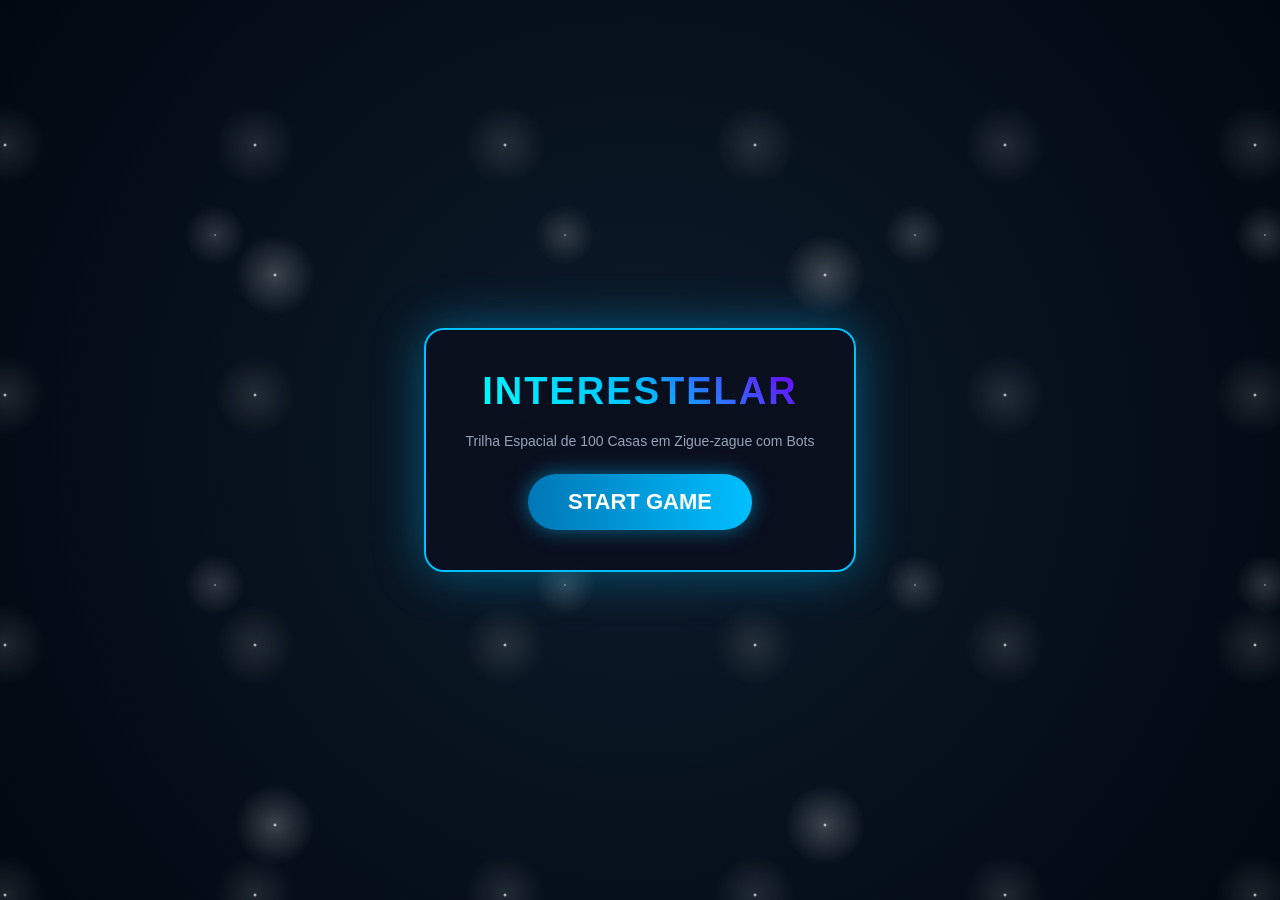
<file: jogo.html>
<!DOCTYPE html>
<html lang="en">
<head>
    <meta charset="UTF-8">
    <meta name="viewport" content="width=device-width, initial-scale=1.0">
    <title>Document</title>
</head>
<body>
    <!DOCTYPE html>
<html lang="pt-BR">
<head>
    <meta charset="UTF-8">
    <meta name="viewport" content="width=device-width, initial-scale=1.0">
    <title>Interestelar: A Trilha de 100 Casas</title>
    <style>
        * {
            margin: 0;
            padding: 0;
            box-sizing: border-box;
        }
        body {
            background: radial-gradient(circle at center, #0d1b2a 0%, #010811 100%);
            color: #ffffff;
            font-family: 'Segoe UI', Tahoma, Geneva, Verdana, sans-serif;
            display: flex;
            justify-content: center;
            align-items: center;
            min-height: 100vh;
            overflow: hidden;
            position: relative;
        }

        /* Fundo Animado de Espaço (Estrelas Piscantes) */
        .espaco-bg {
            position: absolute;
            top: 0; left: 0; width: 100%; height: 100%;
            z-index: 1;
            pointer-events: none;
            background-image: 
                radial-gradient(white, rgba(255,255,255,.2) 2px, transparent 40px),
                radial-gradient(white, rgba(255,255,255,.15) 1px, transparent 30px),
                radial-gradient(white, rgba(255,255,255,.1) 2px, transparent 40px);
            background-size: 550px 550px, 350px 350px, 250px 250px;
            background-position: 0 0, 40px 60px, 130px 270px;
            animation: estrelasMover 60s linear infinite;
        }
        @keyframes estrelasMover {
            from { background-position: 0 0, 40px 60px, 130px 270px; }
            to { background-position: 550px 550px, 390px 410px, 380px 820px; }
        }

        /* Nave de Decoração no Fundo */
        .nave-decoracao {
            position: absolute;
            width: 80px;
            height: 50px;
            background: linear-gradient(90deg, #5c677d, #979dac);
            clip-path: polygon(0% 50%, 30% 20%, 80% 20%, 100% 50%, 80% 80%, 30% 80%);
            bottom: 10%;
            left: -100px;
            z-index: 2;
            opacity: 0.6;
            filter: drop-shadow(0 0 10px rgba(0, 150, 255, 0.5));
            animation: vooNave 25s linear infinite;
        }
        .nave-decoracao::after {
            content: '';
            position: absolute;
            left: -15px; top: 35%; width: 15px; height: 30%;
            background: orange;
            box-shadow: 0 0 10px red;
            border-radius: 50% 0 0 50%;
        }
        @keyframes vooNave {
            0% { left: -100px; transform: translateY(0) rotate(5deg); }
            50% { transform: translateY(-50px) rotate(-5deg); }
            100% { left: calc(100% + 100px); transform: translateY(0) rotate(5deg); }
        }

        /* Painel Principal de Interface */
        #gameInterface {
            display: none;
            gap: 20px;
            background: rgba(15, 23, 42, 0.85);
            padding: 20px;
            border-radius: 16px;
            box-shadow: 0 0 40px rgba(0, 191, 255, 0.2);
            backdrop-filter: blur(10px);
            z-index: 10;
            border: 1px solid rgba(0, 191, 255, 0.2);
            max-width: 95vw;
        }

        /* Menu Iniciar */
        #menuInicial {
            display: flex;
            flex-direction: column;
            align-items: center;
            justify-content: center;
            background: rgba(10, 15, 30, 0.95);
            padding: 40px;
            border-radius: 20px;
            border: 2px solid #00bfff;
            box-shadow: 0 0 50px rgba(0, 191, 255, 0.4);
            z-index: 20;
            text-align: center;
            animation: painelSurgir 0.5s ease-out;
        }
        #menuInicial h1 {
            font-size: 38px;
            background: linear-gradient(45deg, #00ffff, #00bfff, #7000ff);
            -webkit-background-clip: text;
            -webkit-text-fill-color: transparent;
            margin-bottom: 20px;
            letter-spacing: 2px;
        }
        .btn-start {
            background: linear-gradient(90deg, #0077b6, #00bfff);
            color: #fff;
            border: none;
            padding: 15px 40px;
            font-size: 22px;
            font-weight: bold;
            border-radius: 50px;
            cursor: pointer;
            box-shadow: 0 0 20px rgba(0, 191, 255, 0.5);
            transition: 0.3s;
        }
        .btn-start:hover {
            transform: scale(1.05);
            box-shadow: 0 0 35px rgba(0, 255, 255, 0.8);
        }

        /* Grid do Tabuleiro 10x10 */
        #tabuleiroContainer {
            position: relative;
        }
        #tabuleiro {
            display: grid;
            grid-template-columns: repeat(10, 52px);
            grid-template-rows: repeat(10, 52px);
            gap: 3px;
            background-color: rgba(255, 255, 255, 0.05);
            padding: 5px;
            border-radius: 8px;
        }
        .casa {
            display: flex;
            flex-direction: column;
            justify-content: space-between;
            align-items: center;
            padding: 3px;
            font-weight: bold;
            font-size: 11px;
            border-radius: 3px;
            position: relative;
            color: #fff;
            border: 1px solid rgba(255, 255, 255, 0.05);
        }

        /* Cores Espaciais da Trilha */
        .cor-nebula { background: #1e1b4b; }
        .cor-cosmos { background: #0f172a; }
        .cor-pulsar { background: #2e1065; }

        .casa-desafio {
            background: #450a0a !important;
            border: 1px solid #ef4444;
            color: #f87171;
            font-size: 8px;
            text-align: center;
        }
        .msg-desafio {
            font-size: 7px;
            text-transform: uppercase;
            line-height: 1;
            font-weight: 900;
        }

        /* Peões / Jogadores */
        .container-peoes {
            display: flex;
            flex-wrap: wrap;
            gap: 2px;
            justify-content: center;
            align-items: center;
            width: 100%;
            position: absolute;
            bottom: 4px;
            z-index: 5;
        }
        .peao {
            width: 15px;
            height: 15px;
            border-radius: 50%;
            border: 2px solid #fff;
            box-shadow: 0 2px 4px rgba(0,0,0,0.6);
            transition: all 0.2s ease;
        }
        .p-principal { background-color: #00ffcc; } /* Você (Ciano) */
        .p-vermelho { background-color: #ef4444; }
        .p-amarelo { background-color: #eab308; }
        .p-verde { background-color: #22c55e; }

        /* Painel Lateral e de Regras */
        #paineisLaterais {
            display: flex;
            flex-direction: column;
            gap: 15px;
            width: 250px;
        }
        .painel-box {
            background: rgba(30, 41, 59, 0.7);
            padding: 15px;
            border-radius: 10px;
            border: 1px solid rgba(255,255,255,0.1);
        }
        .painel-box h3 {
            margin-bottom: 8px;
            font-size: 14px;
            color: #00bfff;
            text-transform: uppercase;
            border-bottom: 1px solid rgba(0,191,255,0.2);
            padding-bottom: 4px;
        }

        /* Regras Estilizadas */
        .lista-regras {
            font-size: 11px;
            list-style: none;
            line-height: 1.5;
            color: #cbd5e1;
        }
        .lista-regras li {
            margin-bottom: 6px;
        }

        /* Sistema do Dado */
        #painelDado {
            display: flex;
            flex-direction: column;
            align-items: center;
            gap: 10px;
        }
        #dado {
            width: 60px; height: 60px;
            background: #ffffff;
            color: #0f172a;
            border-radius: 12px;
            display: flex;
            align-items: center;
            justify-content: center;
            font-size: 28px;
            font-weight: bold;
            box-shadow: 0 0 15px rgba(255,255,255,0.3);
            border: 3px solid #cbd5e1;
        }
        .girando { animation: rodar 0.3s linear infinite; }
        @keyframes rodar {
            0% { transform: rotate(0deg) scale(0.9); }
            100% { transform: rotate(360deg) scale(0.9); }
        }

        /* Feedback do Turno */
        #indicadorTurno {
            font-weight: bold;
            text-align: center;
            font-size: 14px;
            padding: 5px;
            border-radius: 4px;
        }

        button.acao-btn {
            background: #0284c7;
            color: #fff;
            border: none;
            padding: 10px;
            border-radius: 5px;
            font-weight: bold;
            cursor: pointer;
            width: 100%;
            transition: 0.2s;
        }
        button.acao-btn:hover:not(:disabled) { background: #0ea5e9; }
        button.acao-btn:disabled { background: #334155; color: #64748b; cursor: not-allowed; }

        /* Janela de Vitória/Modal */
        #modalVitoria {
            display: none;
            position: fixed;
            top: 0; left: 0; width: 100vw; height: 100vh;
            background: rgba(0,0,0,0.85);
            z-index: 100;
            justify-content: center;
            align-items: center;
        }
        .conteudo-vitoria {
            background: #0f172a;
            border: 3px solid #eab308;
            padding: 40px;
            border-radius: 16px;
            text-align: center;
            box-shadow: 0 0 50px #eab308;
            max-width: 500px;
            animation: painelSurgir 0.4s cubic-bezier(0.175, 0.885, 0.32, 1.275);
        }
        @keyframes painelSurgir {
            from { transform: scale(0.7); opacity: 0; }
            to { transform: scale(1); opacity: 1; }
        }
        .conteudo-vitoria h2 {
            font-size: 28px;
            color: #eab308;
            margin-bottom: 15px;
        }
        .conteudo-vitoria p {
            font-size: 18px;
            margin-bottom: 25px;
            color: #f8fafc;
        }

        /* Canvas de Confetes da Vitória */
        #canvasConfetes {
            position: absolute;
            top: 0; left: 0; width: 100%; height: 100%;
            pointer-events: none;
            z-index: 99;
        }
    </style>
</head>
<body>

    <div class="espaco-bg"></div>
    <div class="nave-decoracao"></div>

    <!-- Tela do Menu Inicial -->
    <div id="menuInicial">
        <h1>INTERESTELAR</h1>
        <p style="color: #94a3b8; margin-bottom: 25px; font-size: 14px;">Trilha Espacial de 100 Casas em Zigue-zague com Bots</p>
        <button class="btn-start" onclick="iniciarJogo()">START GAME</button>
    </div>

    <!-- Tela do Jogo Principal -->
    <div id="gameInterface">
        
        <!-- O Tabuleiro Grid -->
        <div id="tabuleiroContainer">
            <div id="tabuleiro"></div>
        </div>

        <!-- Painel de Controles e Regras -->
        <div id="paineisLaterais">
            
            <!-- Painel do Turno Atual e Dado -->
            <div class="painel-box" id="painelDado">
                <div id="indicadorTurno">Sua vez!</div>
                <div id="dado">?</div>
                <button id="btnDado" class="acao-btn" onclick="rodarTurnoJogador()">Girar Dado</button>
            </div>

            <!-- Painel de Regras Estilizado no Canto -->
            <div class="painel-box">
                <h3>Regras do Percurso</h3>
                <ul class="lista-regras">
                    <li>🛸 <strong>Ordem:</strong> Você ➔ Vermelho ➔ Amarelo ➔ Verde.</li>
                    <li>💥 <strong>Volte 2 Casas:</strong> Penalidade de propulsão.</li>
                    <li>🌀 <strong>Volte ao Início:</strong> Buraco negro joga você para a casa 1.</li>
                    <li>🛑 <strong>Perdeu a Vez:</strong> Campo de asteroides te paralisa por 1 rodada.</li>
                    <li>🔄 <strong>Trocar de Lugar:</strong> Dobra espacial! Troca sua posição com outro competidor aleatório.</li>
                </ul>
            </div>

        </div>
    </div>

    <!-- Tela Flutuante de Vitória -->
    <div id="modalVitoria">
        <canvas id="canvasConfetes"></canvas>
        <div class="conteudo-vitoria">
            <h2 id="tituloGanhador">[ VOCÊ É O MELHOR JOGADOR, PARABÉNS! ]</h2>
            <p id="subtxtGanhador">Você conquistou a galáxia primeiro.</p>
            <button class="btn-start" style="font-size: 16px; padding: 10px 30px;" onclick="reiniciarJogoCompleto()">Jogar de Novo?</button>
        </div>
    </div>

<script>
// Configurações Globais
const colunas = 10;
const linhas = 10;
const totalCasas = 100;

// Jogadores e Ordem das Peças
const ordemJogadores = ['jogador', 'botVermelho', 'botAmarelo', 'botVerde'];
let indiceTurnoAtual = 0;

let dadosJogadores = {
    jogador: { nome: "Você", classePeao: "p-principal", posicao: 1, perdeuVez: false },
    botVermelho: { nome: "Bot Vermelho", classePeao: "p-vermelho", posicao: 1, perdeuVez: false },
    botAmarelo: { nome: "Bot Amarelo", classePeao: "p-amarelo", posicao: 1, perdeuVez: false },
    botVerde: { nome: "Bot Verde", classePeao: "p-verde", posicao: 1, perdeuVez: false }
};

// Mapeamento das Casas Especiais (3 repetidas espalhadas de cada tipo)
const desafios = {
    15: 'volte2', 44: 'volte2', 78: 'volte2',
    28: 'inicio', 57: 'inicio', 85: 'inicio',
    12: 'perdeuVez', 50: 'perdeuVez', 73: 'perdeuVez',
    22: 'trocar', 63: 'trocar', 91: 'trocar'
};

// Determinar coordenadas no sistema Zigue-zague 10x10 de baixo para cima
function calcularCoordenadasGrid(num) {
    let zeroBase = num - 1;
    let camadaDeBaixo = Math.floor(zeroBase / colunas); 
    let linhaGrid = (linhas - 1) - camadaDeBaixo; 
    
    let colunaGrid;
    if (camadaDeBaixo % 2 === 0) {
        colunaGrid = zeroBase % colunas; // Esquerda para a Direita
    } else {
        colunaGrid = (colunas - 1) - (zeroBase % colunas); // Direita para a Esquerda
    }
    return { r: linhaGrid + 1, c: colunaGrid + 1 };
}

// Construção e Renderização Dinâmica da Trilha Espacial
function gerarTabuleiro() {
    const tabuleiro = document.getElementById("tabuleiro");
    tabuleiro.innerHTML = "";
    
    let matriz = Array(linhas).fill().map(() => Array(colunas).fill(0));
    for (let i = 1; i <= totalCasas; i++) {
        let coords = calcularCoordenadasGrid(i);
        matriz[coords.r - 1][coords.c - 1] = i;
    }

    for (let r = 0; r < linhas; r++) {
        for (let c = 0; c < colunas; c++) {
            let num = matriz[r][c];
            const divCasa = document.createElement("div");
            divCasa.id = `casa-${num}`;
            divCasa.classList.add("casa");

            if (num % 3 === 0) divCasa.classList.add("cor-nebula");
            else if (num % 2 === 0) divCasa.classList.add("cor-cosmos");
            else divCasa.classList.add("cor-pulsar");

            if (desafios[num] === 'volte2') {
                divCasa.classList.add("casa-desafio");
                divCasa.innerHTML = `<span>${num}</span><span class="msg-desafio">Volte 2</span>`;
            } else if (desafios[num] === 'inicio') {
                divCasa.classList.add("casa-desafio");
                divCasa.innerHTML = `<span>${num}</span><span class="msg-desafio">B. Negro</span>`;
            } else if (desafios[num] === 'perdeuVez') {
                divCasa.classList.add("casa-desafio");
                divCasa.innerHTML = `<span>${num}</span><span class="msg-desafio">Paralisado</span>`;
            } else if (desafios[num] === 'trocar') {
                divCasa.classList.add("casa-desafio");
                divCasa.innerHTML = `<span>${num}</span><span class="msg-desafio">Troca Pos</span>`;
            } else if (num === 1) {
                divCasa.innerHTML = `<span>1</span><span style="font-size:7px; color:#00ffcc">BASE</span>`;
            } else if (num === 100) {
                divCasa.style.background = "linear-gradient(45deg, #eab308, #fff)";
                divCasa.style.color = "#000";
                divCasa.innerHTML = `<span>100</span><span style="font-size:7px;">FIM</span>`;
            } else {
                divCasa.innerHTML = `<span>${num}</span>`;
            }

            const containerPeoes = document.createElement("div");
            containerPeoes.className = "container-peoes";
            containerPeoes.id = `peoes-casa-${num}`;
            divCasa.appendChild(containerPeoes);

            divCasa.style.gridRow = r + 1;
            divCasa.style.gridColumn = c + 1;
            tabuleiro.appendChild(divCasa);
        }
    }
}

// Atualizar posições visuais
function atualizarPosicaoPecas() {
    for (let i = 1; i <= totalCasas; i++) {
        document.getElementById(`peoes-casa-${i}`).innerHTML = "";
    }
    Object.keys(dadosJogadores).forEach(idKey => {
        let dados = dadosJogadores[idKey];
        let peaoElemento = document.getElementById(`peao-id-${idKey}`);
        if (!peaoElemento) {
            peaoElemento = document.createElement("div");
            peaoElemento.id = `peao-id-${idKey}`;
            peaoElemento.className = `peao ${dados.classePeao}`;
        }
        document.getElementById(`peoes-casa-${dados.posicao}`).appendChild(peaoElemento);
    });
}

function iniciarJogo() {
    document.getElementById("menuInicial").style.display = "none";
    document.getElementById("gameInterface").style.display = "flex";
    gerarTabuleiro();
    atualizarPosicaoPecas();
}

function alternarProximoTurno() {
    indiceTurnoAtual = (indiceTurnoAtual + 1) % ordemJogadores.length;
    let proximoId = ordemJogadores[indiceTurnoAtual];
    let dadosProximo = dadosJogadores[proximoId];

    const indicador = document.getElementById("indicadorTurno");
    const btn = document.getElementById("btnDado");

    if (dadosProximo.perdeuVez) {
        indicador.innerText = `${dadosProximo.nome} perdeu a vez!`;
        dadosProximo.perdeuVez = false;
        setTimeout(alternarProximoTurno, 1500);
        return;
    }

    if (proximoId === 'jogador') {
        indicador.innerText = "Sua Vez!";
        indicador.style.color = "#00ffcc";
        btn.disabled = false;
    } else {
        indicador.innerText = `Turno: ${dadosProximo.nome}`;
        if (proximoId === 'botVermelho') indicador.style.color = "#ef4444";
        if (proximoId === 'botAmarelo') indicador.style.color = "#eab308";
        if (proximoId === 'botVerde') indicador.style.color = "#22c55e";
        btn.disabled = true;
        setTimeout(executarTurnoBot, 1500); 
    }
}

function rodarTurnoJogador() {
    document.getElementById("btnDado").disabled = true;
    processarLancamentoDado('jogador');
}

function executarTurnoBot() {
    let botId = ordemJogadores[indiceTurnoAtual];
    processarLancamentoDado(botId);
}

function processarLancamentoDado(idJogador) {
    const divDado = document.getElementById("dado");
    divDado.classList.add("girando");

    let valorDado = Math.floor(Math.random() * 6) + 1;

    setTimeout(() => {
        divDado.classList.remove("girando");
        divDado.innerText = valorDado;

        let jogadorAtivo = dadosJogadores[idJogador];
        let novaPosicao = jogadorAtivo.posicao + valorDado;

        if (novaPosicao > totalCasas) novaPosicao = totalCasas;
        
        // Aplica o movimento imediatamente na tela
        jogadorAtivo.posicao = novaPosicao;
        atualizarPosicaoPecas();

        // Aguarda o peão mover visualmente antes de aplicar desafios ou alertas
        setTimeout(() => {
            let posFinal = jogadorAtivo.posicao;

            if (desafios[posFinal]) {
                let tipoDesafio = desafios[posFinal];

                if (tipoDesafio === 'volte2') {
                    jogadorAtivo.posicao = Math.max(1, posFinal - 2);
                    alert(`💥 ${jogadorAtivo.nome} caiu na propulsão instável! Voltou 2 casas.`);
                } 
                else if (tipoDesafio === 'inicio') {
                    jogadorAtivo.posicao = 1;
                    alert(`🌀 BURACO NEGRO! ${jogadorAtivo.nome} foi sugado de volta para o Início (Casa 1)!`);
                } 
                else if (tipoDesafio === 'perdeuVez') {
                    jogadorAtivo.perdeuVez = true;
                    alert(`🛑 Campo de Asteroides! ${jogadorAtivo.nome} ficou paralisado e perderá o próximo turno.`);
                } 
                else if (tipoDesafio === 'trocar') {
                    let chavesFiltro = Object.keys(dadosJogadores).filter(k => k !== idJogador);
                    let chaveSorteada = chavesFiltro[Math.floor(Math.random() * chavesFiltro.length)];
                    let alvoSorteado = dadosJogadores[chaveSorteada];

                    let tempPos = jogadorAtivo.posicao;
                    jogadorAtivo.posicao = alvoSorteado.posicao;
                    alvoSorteado.posicao = tempPos;

                    alert(`🔄 DOBRA ESPACIAL! ${jogadorAtivo.nome} trocou aleatoriamente de lugar com o ${alvoSorteado.nome}!`);
                }
                // Redesenha caso a posição tenha mudado devido a armadilhas
                atualizarPosicaoPecas();
            }

            // Validação de Ganhador
            if (jogadorAtivo.posicao >= totalCasas) {
                exibirVitoria(idJogador);
            } else {
                alternarProximoTurno();
            }

        }, 600); // Pequeno delay pós-movimento para suavidade

    }, 800);
}

// Configuração de Telas Finais e Animação de Confetes
let loopConfete;
function exibirVitoria(idGanhador) {
    const modal = document.getElementById("modalVitoria");
    const titulo = document.getElementById("tituloGanhador");
    const subtitulo = document.getElementById("subtxtGanhador");

    if (idGanhador === 'jogador') {
        titulo.innerText = "[ VOCÊ É O MELHOR JOGADOR, PARABÉNS! ]";
        subtitulo.innerText = "Você derrotou os algoritmos e conquistou o topo do universo.";
    } else {
        titulo.innerText = `[ FIM DE JOGO! O ${dadosJogadores[idGanhador].nome} VENCEU! ]`;
        subtitulo.innerText = "Mais sorte em sua próxima decolagem interestelar.";
    }

    modal.style.display = "flex";
    iniciarConfetes();
}

let particulas = [];
function iniciarConfetes() {
    const canvas = document.getElementById("canvasConfetes");
    const ctx = canvas.getContext("2d");
    canvas.width = window.innerWidth;
    canvas.height = window.innerHeight;

    particulas = [];
    for (let i = 0; i < 120; i++) {
        particulas.push({
            x: Math.random() * canvas.width,
            y: Math.random() * canvas.height - canvas.height,
            r: Math.random() * 6 + 4,
            d: Math.random() * canvas.height,
            cor: `hsl(${Math.random() * 360}, 100%, 60%)`,
            vel: Math.random() * 3 + 2
        });
    }

    function desenharFrame() {
        ctx.clearRect(0, 0, canvas.width, canvas.height);
        particulas.forEach(p => {
            ctx.beginPath();
            ctx.arc(p.x, p.y, p.r, 0, Math.PI * 2);
            ctx.fillStyle = p.cor;
            ctx.fill();

            p.y += p.vel;
            if (p.y > canvas.height) {
                p.y = -10;
                p.x = Math.random() * canvas.width;
            }
        });
        loopConfete = requestAnimationFrame(desenharFrame);
    }
    desenharFrame();
}

function reiniciarJogoCompleto() {
    cancelAnimationFrame(loopConfete);
    document.getElementById("modalVitoria").style.display = "none";
    
    indiceTurnoAtual = 0;
    Object.keys(dadosJogadores).forEach(k => {
        dadosJogadores[k].posicao = 1;
        dadosJogadores[k].perdeuVez = false;
    });

    document.getElementById("dado").innerText = "?";
    document.getElementById("indicadorTurno").innerText = "Sua Vez!";
    document.getElementById("indicadorTurno").style.color = "#00ffcc";
    document.getElementById("btnDado").disabled = false;

    atualizarPosicaoPecas();
}

window.addEventListener('resize', () => {
    const canvas = document.getElementById("canvasConfetes");
    if(canvas) {
        canvas.width = window.innerWidth;
        canvas.height = window.innerHeight;
    }
});
</script>

</body>
</html>
</body>
</html>
</file>
<file: style.css>
body {
  font-family: Arial, sans-self;
  max-width: 800px;
  margin: 0 auto;
  padding: 20px;
}

h1 {
  color: #333
  bonder-bottom: 2px solid #007bff;
  {

#sobre {
  background-color: #f8f9fa;
  padding: 20px;
  bonder-radius: 8px;
  {
</file>
